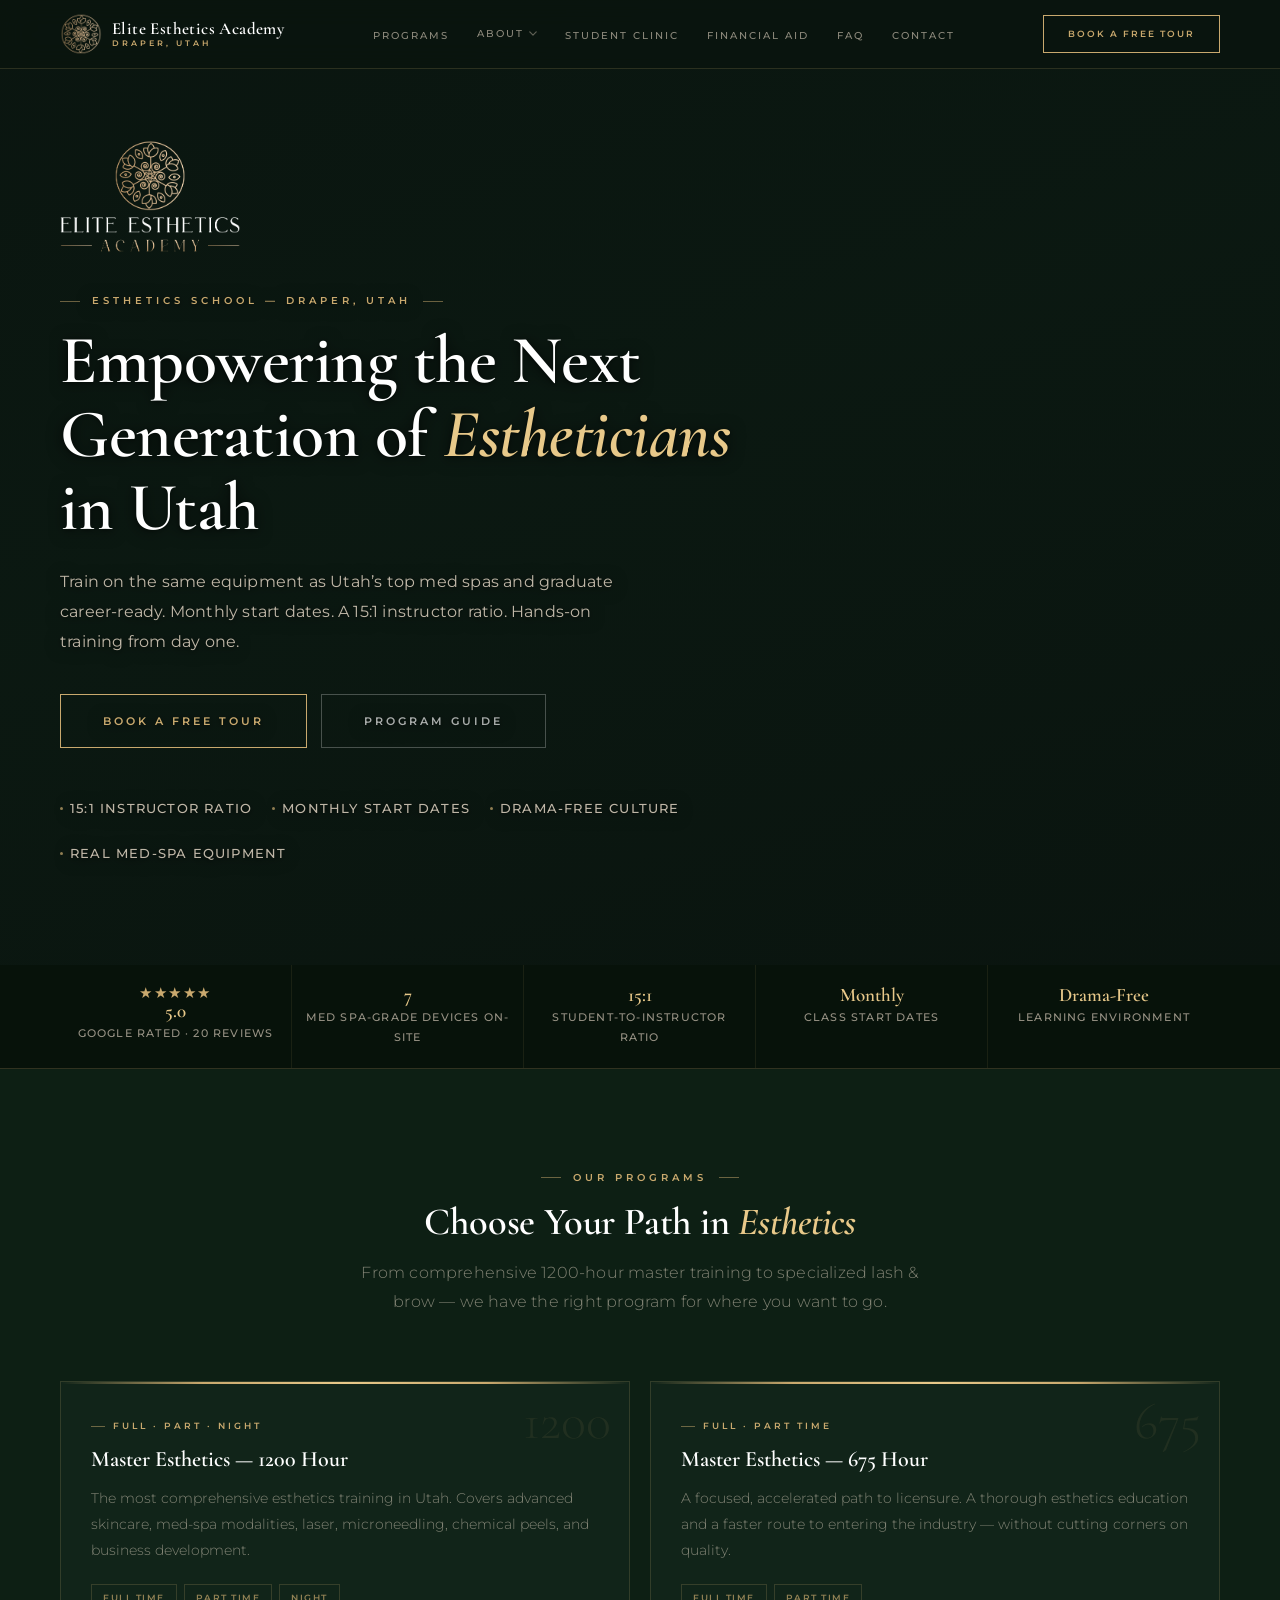
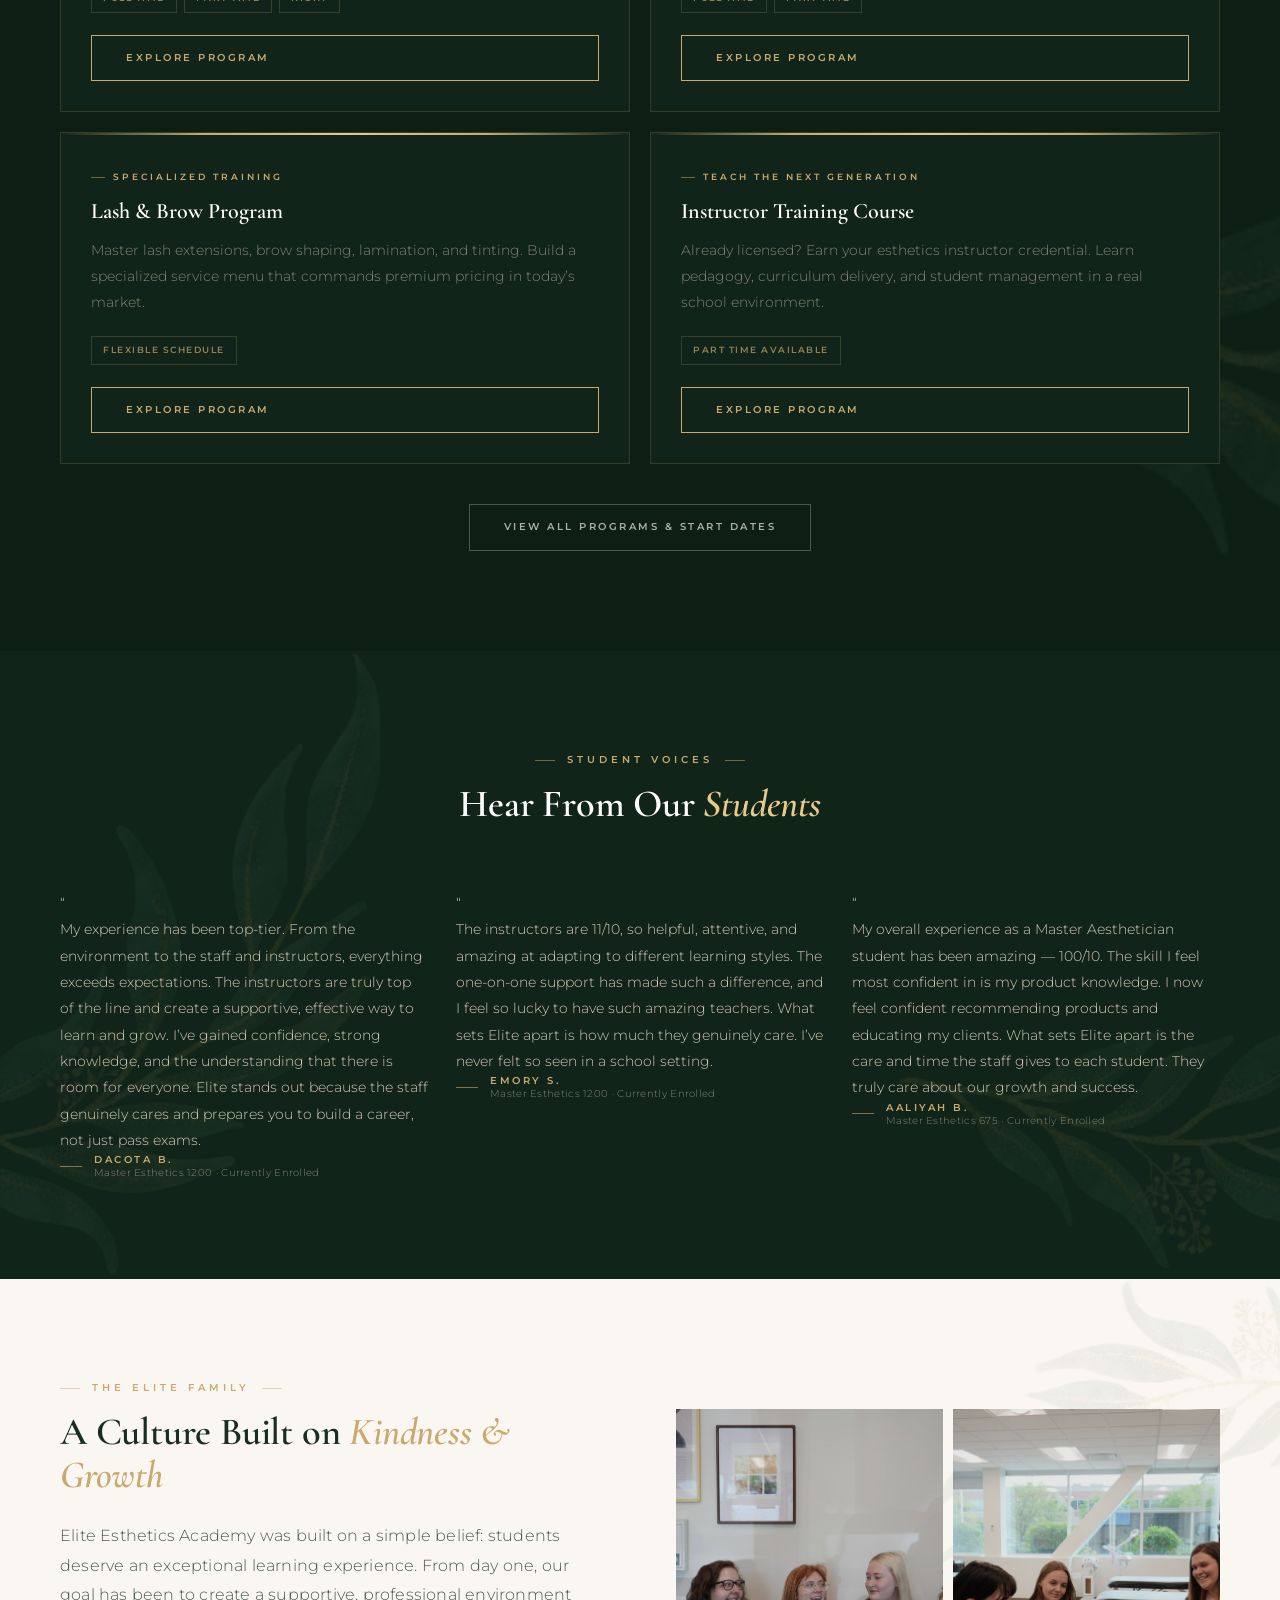
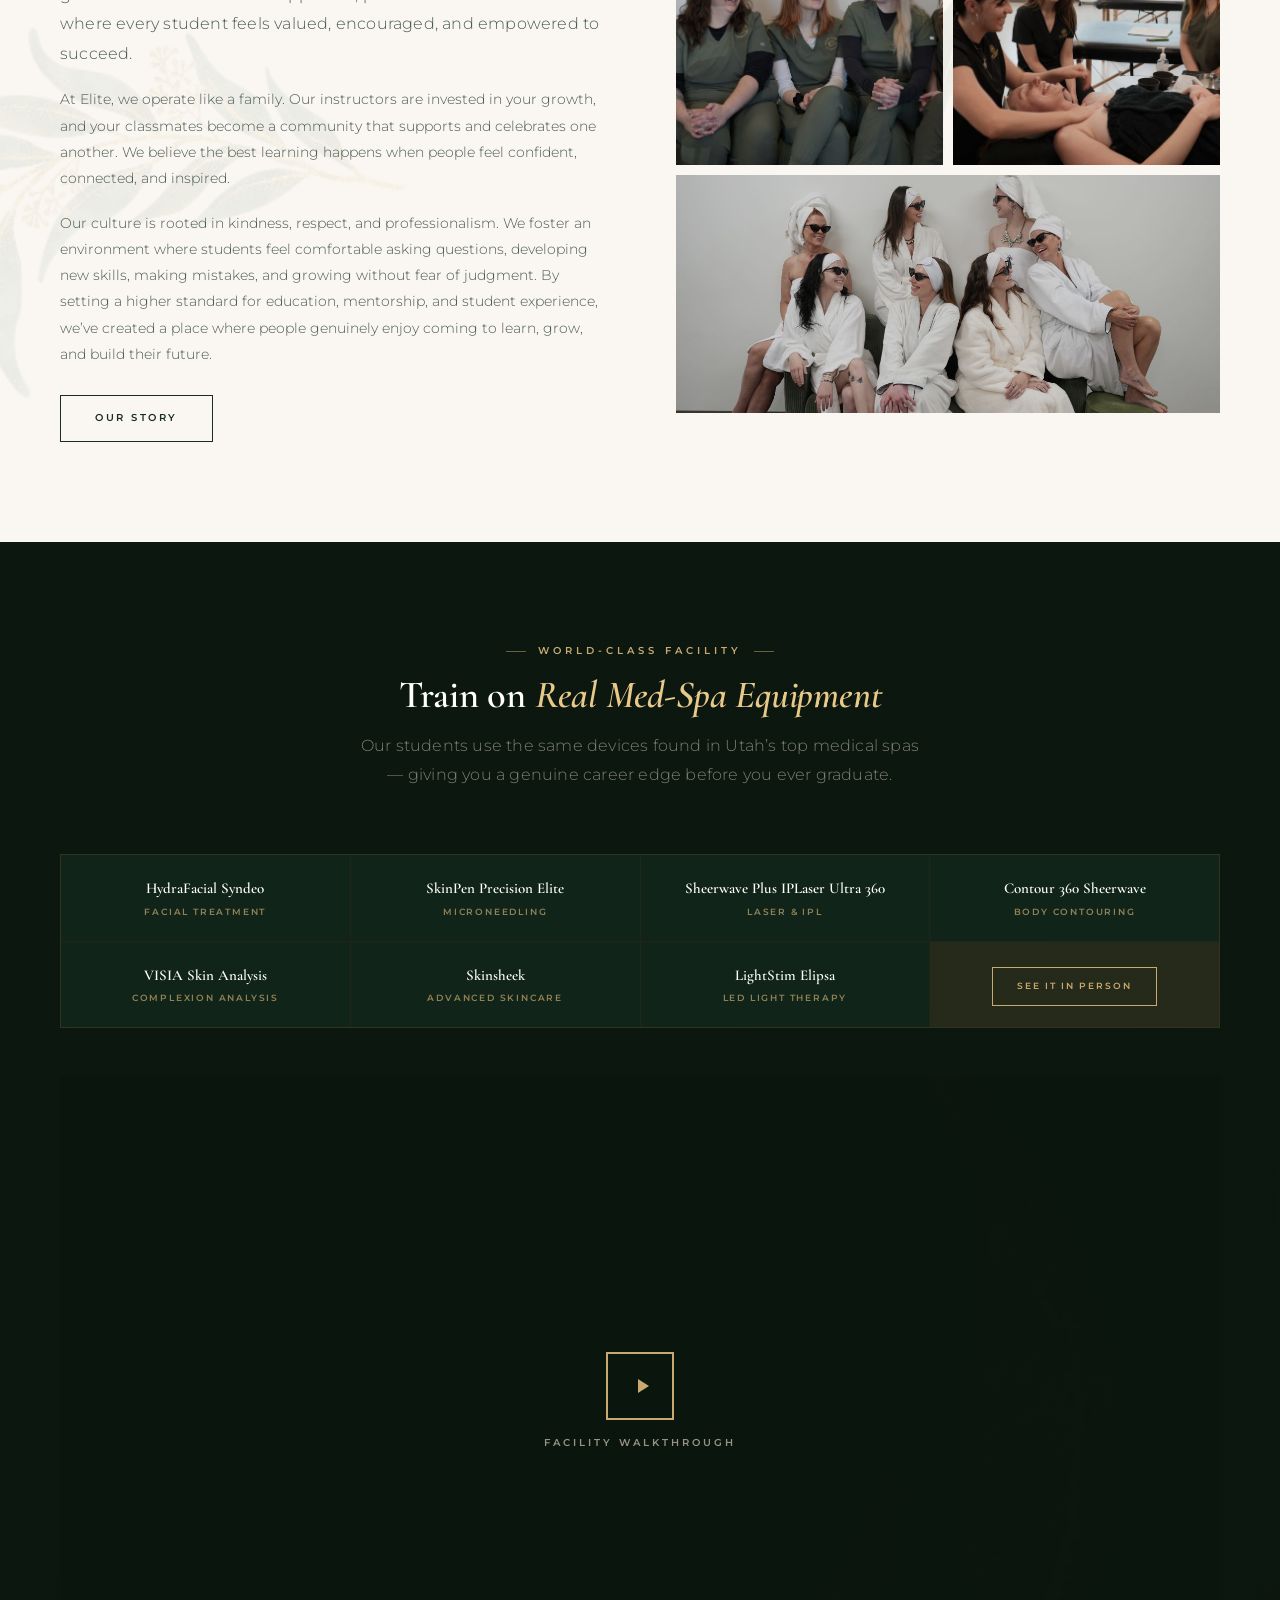
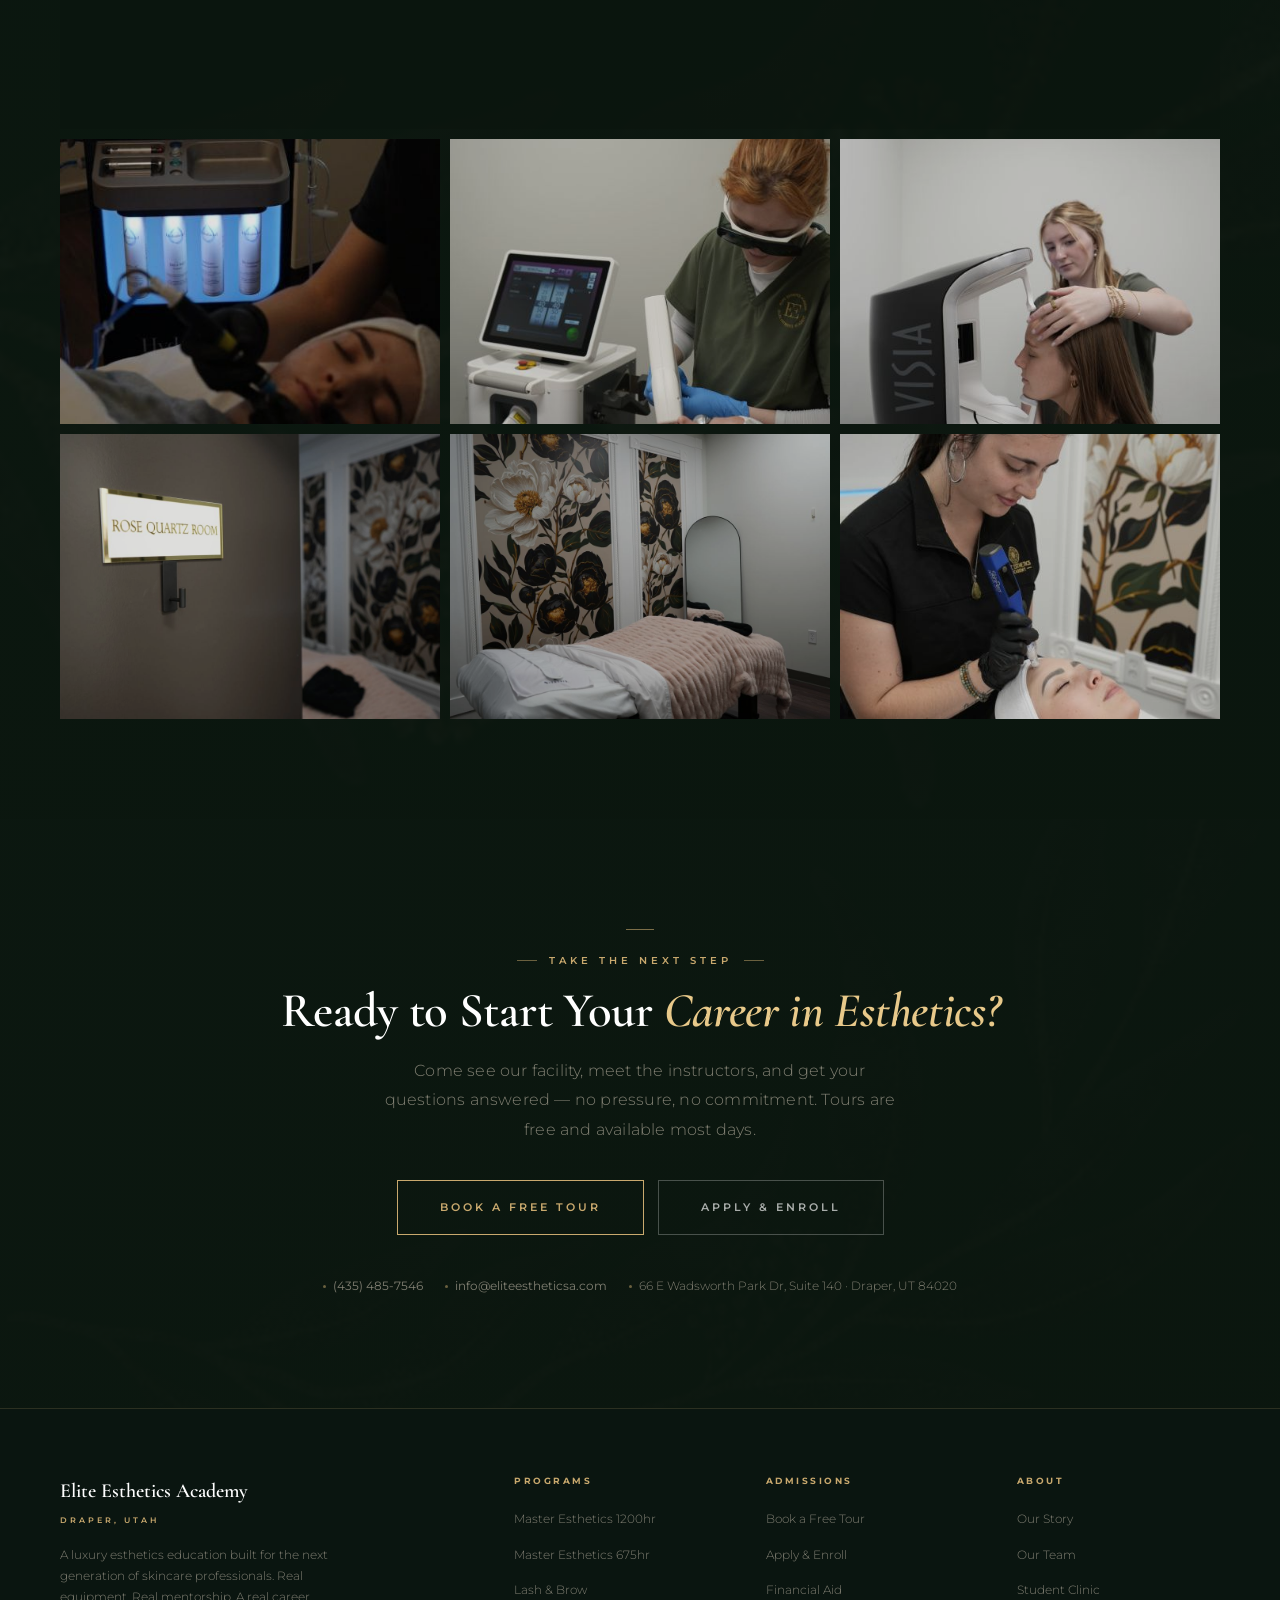
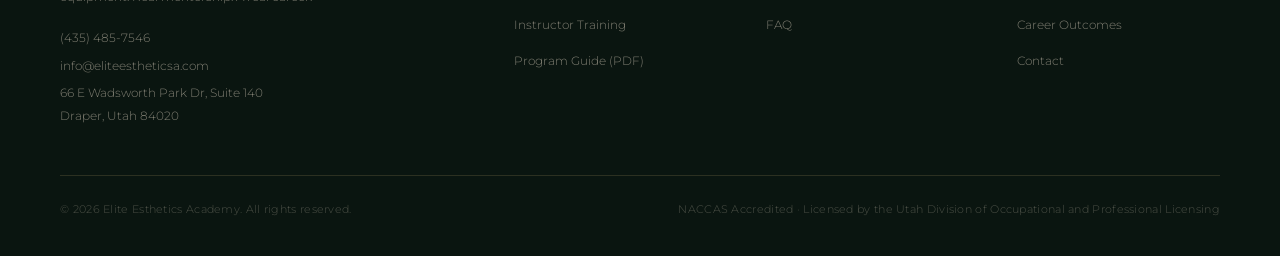
<file: index.html>
<!doctype html>
<html lang="en">
  <head>
    <meta charset="UTF-8" />
    <meta name="viewport" content="width=device-width, initial-scale=1.0" />
    <meta
      name="description"
      content="Elite Esthetics Academy in Draper, Utah — Train on real med-spa equipment with a 15:1 student-to-instructor ratio. Monthly start dates. Master Esthetics, Lash & Brow, and Instructor programs."
    />
    <meta
      name="keywords"
      content="esthetics school Draper Utah, master esthetics program Utah, beauty school Utah, medical esthetics school"
    />
    <title>Elite Esthetics Academy — Esthetics School in Draper, Utah</title>

    <!-- Google Fonts -->
    <link
      href="https://fonts.googleapis.com/css2?family=Cormorant+Garamond:ital,wght@0,300;0,400;0,600;0,700;1,300;1,400;1,600&family=Montserrat:wght@300;400;500;600;700&display=swap"
      rel="stylesheet"
    />

    <!-- Brand Stylesheet -->
    <link rel="stylesheet" href="assets/css/elite-esthetics-brand.css" />

    <!-- Page-specific Styles -->
    <link rel="stylesheet" href="assets/css/elite-esthetics-pages.css" />

    <!-- Shared components (nav, footer) -->
    <script src="assets/js/components.js"></script>
  </head>

  <body>
    <!-- ═══════════════════════════════════════════════════════════════
     NAVIGATION
     ═══════════════════════════════════════════════════════════════ -->
    <site-nav></site-nav>

    <!-- ═══════════════════════════════════════════════════════════════
     SECTION 1 — HERO
     ═══════════════════════════════════════════════════════════════ -->
    <section class="section section--hero" id="hero">
      <!-- Video background — convert .mov to .mp4 for broadest browser support -->
      <div class="hero-video-wrap" aria-hidden="true">
        <video autoplay muted loop playsinline preload="metadata">
          <source src="assets/video/elite-30-sec.mp4" type="video/mp4" />
        </video>
      </div>

      <!-- Dark green gradient overlay -->
      <div class="hero-bg-overlay" aria-hidden="true"></div>

      <!-- Content -->
      <div class="hero-content container">
        <div class="hero-inner">
          <img
            src="assets/images/logo-full.png"
            alt="Elite Esthetics Academy"
            class="hero-logo animate-fade-up animate-delay-1"
          />

          <div class="eyebrow animate-fade-up animate-delay-2">
            Esthetics School &mdash; Draper, Utah
          </div>

          <h1 class="heading-display animate-fade-up animate-delay-3">
            Empowering the Next Generation of <em>Estheticians</em> in Utah
          </h1>

          <p class="body-large animate-fade-up animate-delay-4">
            Train on the same equipment as Utah&rsquo;s top med spas and
            graduate career-ready. Monthly start dates. A 15:1 instructor ratio.
            Hands-on training from day one.
          </p>

          <div class="btn-group animate-fade-up animate-delay-5">
            <a href="book-a-tour.html" class="btn btn--gold btn--lg"
              >Book a Free Tour</a
            >
            <a
              href="assets/docs/program-guide.pdf"
              target="_blank"
              rel="noopener"
              class="btn btn--ghost btn--lg"
              >Program Guide</a
            >
          </div>

          <div class="trust-micro animate-fade-up animate-delay-6">
            <div class="trust-micro-item">
              <div class="trust-micro-dot"></div>
              <span class="trust-micro-text">15:1 Instructor Ratio</span>
            </div>
            <div class="trust-micro-item">
              <div class="trust-micro-dot"></div>
              <span class="trust-micro-text">Monthly Start Dates</span>
            </div>
            <div class="trust-micro-item">
              <div class="trust-micro-dot"></div>
              <span class="trust-micro-text">Drama-Free Culture</span>
            </div>
            <div class="trust-micro-item">
              <div class="trust-micro-dot"></div>
              <span class="trust-micro-text">Real Med-Spa Equipment</span>
            </div>
          </div>
        </div>
      </div>
    </section>

    <!-- ═══════════════════════════════════════════════════════════════
     SECTION 2 — TRUST BAR
     ═══════════════════════════════════════════════════════════════ -->
    <div class="trust-bar" role="region" aria-label="Key stats">
      <div class="trust-bar__inner">
        <div class="trust-bar__stat">
          <div class="trust-bar__stars" aria-hidden="true">★★★★★</div>
          <div class="trust-bar__value">5.0</div>
          <div class="trust-bar__label">Google Rated &middot; 20 Reviews</div>
        </div>

        <div class="trust-bar__stat">
          <div class="trust-bar__value">7</div>
          <div class="trust-bar__label">Med Spa-Grade Devices On-Site</div>
        </div>

        <div class="trust-bar__stat">
          <div class="trust-bar__value">15:1</div>
          <div class="trust-bar__label">Student-to-Instructor Ratio</div>
        </div>

        <div class="trust-bar__stat">
          <div class="trust-bar__value">Monthly</div>
          <div class="trust-bar__label">Class Start Dates</div>
        </div>

        <div class="trust-bar__stat">
          <div class="trust-bar__value">Drama-Free</div>
          <div class="trust-bar__label">Learning Environment</div>
        </div>
      </div>
    </div>

    <!-- ═══════════════════════════════════════════════════════════════
     PROGRAMS OVERVIEW
     ═══════════════════════════════════════════════════════════════ -->
    <section class="section bg-dark" id="programs">
      <div class="palm-deco palm-deco--dark-right" aria-hidden="true"></div>

      <div class="container">
        <div class="section-header">
          <div class="eyebrow eyebrow--center">Our Programs</div>
          <h2 class="heading-2">
            Choose Your Path in <em>Esthetics</em>
          </h2>
          <p class="body-large">
            From comprehensive 1200-hour master training to specialized lash
            &amp; brow — we have the right program for where you want to go.
          </p>
        </div>

        <div class="programs-grid">
          <div class="program-card hover-lift">
            <div class="program-card__bg-num">1200</div>
            <div class="type-label">Full &middot; Part &middot; Night</div>
            <div class="program-card__title">
              Master Esthetics &mdash; 1200 Hour
            </div>
            <p class="program-card__desc">
              The most comprehensive esthetics training in Utah. Covers advanced
              skincare, med-spa modalities, laser, microneedling, chemical
              peels, and business development.
            </p>
            <div class="program-card__tags">
              <span class="program-tag">Full Time</span>
              <span class="program-tag">Part Time</span>
              <span class="program-tag">Night</span>
            </div>
            <a href="programs/master-1200.html" class="btn btn--gold"
              >Explore Program</a
            >
          </div>

          <div class="program-card hover-lift">
            <div class="program-card__bg-num">675</div>
            <div class="type-label">Full &middot; Part Time</div>
            <div class="program-card__title">
              Master Esthetics &mdash; 675 Hour
            </div>
            <p class="program-card__desc">
              A focused, accelerated path to licensure. A thorough esthetics
              education and a faster route to entering the industry — without
              cutting corners on quality.
            </p>
            <div class="program-card__tags">
              <span class="program-tag">Full Time</span>
              <span class="program-tag">Part Time</span>
            </div>
            <a href="programs/master-675.html" class="btn btn--gold"
              >Explore Program</a
            >
          </div>

          <div class="program-card hover-lift">
            <div class="type-label">Specialized Training</div>
            <div class="program-card__title">Lash &amp; Brow Program</div>
            <p class="program-card__desc">
              Master lash extensions, brow shaping, lamination, and tinting.
              Build a specialized service menu that commands premium pricing in
              today&rsquo;s market.
            </p>
            <div class="program-card__tags">
              <span class="program-tag">Flexible Schedule</span>
            </div>
            <a href="programs/lash-brow.html" class="btn btn--gold"
              >Explore Program</a
            >
          </div>

          <div class="program-card hover-lift">
            <div class="type-label">Teach the Next Generation</div>
            <div class="program-card__title">Instructor Training Course</div>
            <p class="program-card__desc">
              Already licensed? Earn your esthetics instructor credential. Learn
              pedagogy, curriculum delivery, and student management in a real
              school environment.
            </p>
            <div class="program-card__tags">
              <span class="program-tag">Part Time Available</span>
            </div>
            <a href="programs/instructor.html" class="btn btn--gold"
              >Explore Program</a
            >
          </div>
        </div>

        <div class="text-center mt-lg">
          <a href="programs.html" class="btn btn--ghost"
            >View All Programs &amp; Start Dates</a
          >
        </div>
      </div>
    </section>

    <!-- ═══════════════════════════════════════════════════════════════
     SECTION 3 — STUDENT TESTIMONIALS
     ═══════════════════════════════════════════════════════════════ -->
    <section class="section bg-mid" id="testimonials">
      <div class="palm-deco palm-deco--dark-left" aria-hidden="true"></div>
      <div class="palm-deco palm-deco--dark-right" aria-hidden="true"></div>

      <div class="container z-2">
        <div class="section-header">
          <div class="eyebrow eyebrow--center">Student Voices</div>
          <h2 class="heading-2">
            Hear From Our <em>Students</em>
          </h2>
        </div>

        <div class="grid-3">
          <div class="testimonial-card hover-lift">
            <span class="testimonial-mark" aria-hidden="true">&ldquo;</span>
            <p class="testimonial-text">
              My experience has been top-tier. From the environment to the staff
              and instructors, everything exceeds expectations. The instructors
              are truly top of the line and create a supportive, effective way
              to learn and grow. I&rsquo;ve gained confidence, strong knowledge,
              and the understanding that there is room for everyone. Elite
              stands out because the staff genuinely cares and prepares you to
              build a career, not just pass exams.
            </p>
            <div class="testimonial-meta">
              <div class="testimonial-bar" aria-hidden="true"></div>
              <div>
                <div class="testimonial-name">Dacota B.</div>
                <div class="testimonial-program">
                  Master Esthetics 1200 &middot; Currently Enrolled
                </div>
              </div>
            </div>
          </div>

          <div class="testimonial-card hover-lift">
            <span class="testimonial-mark" aria-hidden="true">&ldquo;</span>
            <p class="testimonial-text">
              The instructors are 11/10, so helpful, attentive, and amazing at
              adapting to different learning styles. The one-on-one support has
              made such a difference, and I feel so lucky to have such amazing
              teachers. What sets Elite apart is how much they genuinely care.
              I&rsquo;ve never felt so seen in a school setting.
            </p>
            <div class="testimonial-meta">
              <div class="testimonial-bar" aria-hidden="true"></div>
              <div>
                <div class="testimonial-name">Emory S.</div>
                <div class="testimonial-program">
                  Master Esthetics 1200 &middot; Currently Enrolled
                </div>
              </div>
            </div>
          </div>

          <div class="testimonial-card hover-lift">
            <span class="testimonial-mark" aria-hidden="true">&ldquo;</span>
            <p class="testimonial-text">
              My overall experience as a Master Aesthetician student has been
              amazing &mdash; 100/10. The skill I feel most confident in is my
              product knowledge. I now feel confident recommending products and
              educating my clients. What sets Elite apart is the care and time
              the staff gives to each student. They truly care about our growth
              and success.
            </p>
            <div class="testimonial-meta">
              <div class="testimonial-bar" aria-hidden="true"></div>
              <div>
                <div class="testimonial-name">Aaliyah B.</div>
                <div class="testimonial-program">
                  Master Esthetics 675 &middot; Currently Enrolled
                </div>
              </div>
            </div>
          </div>
        </div>
      </div>
    </section>

    <!-- ═══════════════════════════════════════════════════════════════
     SECTION 4 — CULTURE / THE ELITE FAMILY
     ═══════════════════════════════════════════════════════════════ -->
    <section class="section bg-cream" id="culture">
      <div class="palm-deco palm-deco--dense-tr" aria-hidden="true"></div>
      <div class="palm-deco palm-deco--dense-bl" aria-hidden="true"></div>

      <div class="container z-2">
        <div class="culture-grid">
          <!-- Copy -->
          <div>
            <div class="eyebrow eyebrow--dark">The Elite Family</div>
            <h2 class="heading-2 on-light">
              A Culture Built on <em>Kindness &amp; Growth</em>
            </h2>

            <p class="body-large on-light">
              Elite Esthetics Academy was built on a simple belief: students
              deserve an exceptional learning experience. From day one, our goal
              has been to create a supportive, professional environment where
              every student feels valued, encouraged, and empowered to succeed.
            </p>
            <p class="body-base on-light">
              At Elite, we operate like a family. Our instructors are invested
              in your growth, and your classmates become a community that
              supports and celebrates one another. We believe the best learning
              happens when people feel confident, connected, and inspired.
            </p>
            <p class="body-base on-light">
              Our culture is rooted in kindness, respect, and professionalism.
              We foster an environment where students feel comfortable asking
              questions, developing new skills, making mistakes, and growing
              without fear of judgment. By setting a higher standard for
              education, mentorship, and student experience, we&rsquo;ve created
              a place where people genuinely enjoy coming to learn, grow, and
              build their future.
            </p>

            <a href="about.html" class="btn btn--dark">Our Story</a>
          </div>

          <!-- Photos -->
          <div class="culture-photos">
            <div class="culture-photo culture-photo--top">
              <img
                src="assets/images/students-laughing-together.jpg"
                alt="Elite Esthetics Academy students laughing together"
                loading="lazy"
              />
            </div>
            <div class="culture-photo culture-photo--top">
              <img
                src="assets/images/instructor-working-with-students.jpg"
                alt="Instructor working closely with a student"
                loading="lazy"
              />
            </div>
            <div class="culture-photo culture-photo--wide">
              <img
                src="assets/images/group-candid-shot.jpg"
                alt="Elite Esthetics Academy group candid photo"
                loading="lazy"
              />
            </div>
          </div>
        </div>
      </div>
    </section>

    <!-- ═══════════════════════════════════════════════════════════════
     SECTION 5 — FACILITY & EQUIPMENT
     ═══════════════════════════════════════════════════════════════ -->
    <section class="section bg-dark" id="facility">
      <div class="section-palm-bg" aria-hidden="true"></div>
      <div class="section-palm-overlay" aria-hidden="true"></div>

      <div class="container z-2">
        <div class="section-header">
          <div class="eyebrow eyebrow--center">World-Class Facility</div>
          <h2 class="heading-2">
            Train on <em>Real Med-Spa Equipment</em>
          </h2>
          <p class="body-large">
            Our students use the same devices found in Utah&rsquo;s top medical
            spas &mdash; giving you a genuine career edge before you ever
            graduate.
          </p>
        </div>

        <!-- Equipment grid -->
        <div class="equipment-grid">
          <div class="equipment-item">
            <div class="equipment-item__name">HydraFacial Syndeo</div>
            <div class="equipment-item__category">Facial Treatment</div>
          </div>
          <div class="equipment-item">
            <div class="equipment-item__name">SkinPen Precision Elite</div>
            <div class="equipment-item__category">Microneedling</div>
          </div>
          <div class="equipment-item">
            <div class="equipment-item__name">
              Sheerwave Plus IPLaser Ultra 360
            </div>
            <div class="equipment-item__category">Laser &amp; IPL</div>
          </div>
          <div class="equipment-item">
            <div class="equipment-item__name">Contour 360 Sheerwave</div>
            <div class="equipment-item__category">Body Contouring</div>
          </div>
          <div class="equipment-item">
            <div class="equipment-item__name">VISIA Skin Analysis</div>
            <div class="equipment-item__category">Complexion Analysis</div>
          </div>
          <div class="equipment-item">
            <div class="equipment-item__name">Skinsheek</div>
            <div class="equipment-item__category">Advanced Skincare</div>
          </div>
          <div class="equipment-item">
            <div class="equipment-item__name">LightStim Elipsa</div>
            <div class="equipment-item__category">LED Light Therapy</div>
          </div>
          <div class="equipment-item equipment-cta-cell">
            <a href="book-a-tour.html" class="btn btn--gold btn--sm"
              >See It In Person</a
            >
          </div>
        </div>

        <!-- Facility walkthrough video -->
        <div class="video-wrap" id="facilityVideoWrap">
          <video id="facilityVideo" preload="metadata" loop>
            <source
              src="assets/video/facility-walkthrough.mp4"
              type="video/mp4"
            />
            Your browser does not support embedded video.
          </video>
          <div
            class="video-overlay"
            id="videoOverlay"
            onclick="playFacilityVideo()"
            role="button"
            tabindex="0"
            aria-label="Play facility walkthrough video"
          >
            <div class="video-play-btn" aria-hidden="true">
              <svg
                viewBox="0 0 24 24"
                xmlns="http://www.w3.org/2000/svg"
                aria-hidden="true"
              >
                <path d="M8 5v14l11-7z" />
              </svg>
            </div>
            <span class="video-label">Facility Walkthrough</span>
          </div>
        </div>

        <!-- Photo gallery -->
        <div class="facility-gallery">
          <div class="facility-gallery__item">
            <img
              src="assets/images/student-hydrafacial.jpg"
              alt="Student using HydraFacial Syndeo at Elite Esthetics Academy"
              loading="lazy"
            />
          </div>
          <div class="facility-gallery__item">
            <img
              src="assets/images/student-laser-photo.jpg"
              alt="Student using laser device during training"
              loading="lazy"
            />
          </div>
          <div class="facility-gallery__item">
            <img
              src="assets/images/visia-analysis-in-use.jpg"
              alt="VISIA skin analysis system in use"
              loading="lazy"
            />
          </div>
          <div class="facility-gallery__item">
            <img
              src="assets/images/clinic-floor-1.jpg"
              alt="Elite Esthetics Academy clinic floor"
              loading="lazy"
            />
          </div>
          <div class="facility-gallery__item">
            <img
              src="assets/images/clinic-floor-2.jpg"
              alt="Elite Esthetics Academy student clinic"
              loading="lazy"
            />
          </div>
          <div class="facility-gallery__item">
            <img
              src="assets/images/microneedling.jpg"
              alt="Ultrasonic treatment device at Elite Esthetics Academy"
              loading="lazy"
            />
          </div>
        </div>
      </div>
    </section>

    <!-- ═══════════════════════════════════════════════════════════════
     FINAL CTA
     ═══════════════════════════════════════════════════════════════ -->
    <section class="cta-section bg-deep">
      <div class="section-palm-bg section-palm-bg--dim" aria-hidden="true"></div>
      <div class="section-palm-overlay" aria-hidden="true"></div>

      <div class="container z-2">
        <span class="gold-bar gold-bar--centered" aria-hidden="true"></span>
        <div class="eyebrow eyebrow--center">Take the Next Step</div>
        <h2 class="heading-1">
          Ready to Start Your <em>Career in Esthetics?</em>
        </h2>
        <p class="body-large">
          Come see our facility, meet the instructors, and get your questions
          answered &mdash; no pressure, no commitment. Tours are free and
          available most days.
        </p>

        <div class="btn-group btn-group--center">
          <a href="book-a-tour.html" class="btn btn--gold btn--lg"
            >Book a Free Tour</a
          >
          <a href="enroll.html" class="btn btn--ghost btn--lg"
            >Apply &amp; Enroll</a
          >
        </div>

        <div class="contact-row contact-row--center">
          <a href="tel:4354857546" class="contact-row__link">
            <div class="contact-row__dot" aria-hidden="true"></div>
            (435) 485-7546
          </a>
          <a href="mailto:info@eliteestheticsa.com" class="contact-row__link">
            <div class="contact-row__dot" aria-hidden="true"></div>
            info@eliteestheticsa.com
          </a>
          <span class="contact-address">
            <div class="contact-row__dot" aria-hidden="true"></div>
            66 E Wadsworth Park Dr, Suite 140 &middot; Draper, UT 84020
          </span>
        </div>
      </div>
    </section>

    <site-footer></site-footer>

    <!-- ═══════════════════════════════════════════════════════════════
     SCRIPTS
     ═══════════════════════════════════════════════════════════════ -->
    <script>
      function playFacilityVideo() {
        const video = document.getElementById("facilityVideo");
        const overlay = document.getElementById("videoOverlay");
        video.play();
        overlay.style.display = "none";
      }

      // Allow keyboard activation of the video play button
      document
        .getElementById("videoOverlay")
        .addEventListener("keydown", function (e) {
          if (e.key === "Enter" || e.key === " ") {
            e.preventDefault();
            playFacilityVideo();
          }
        });
    </script>
  </body>
</html>
</file>
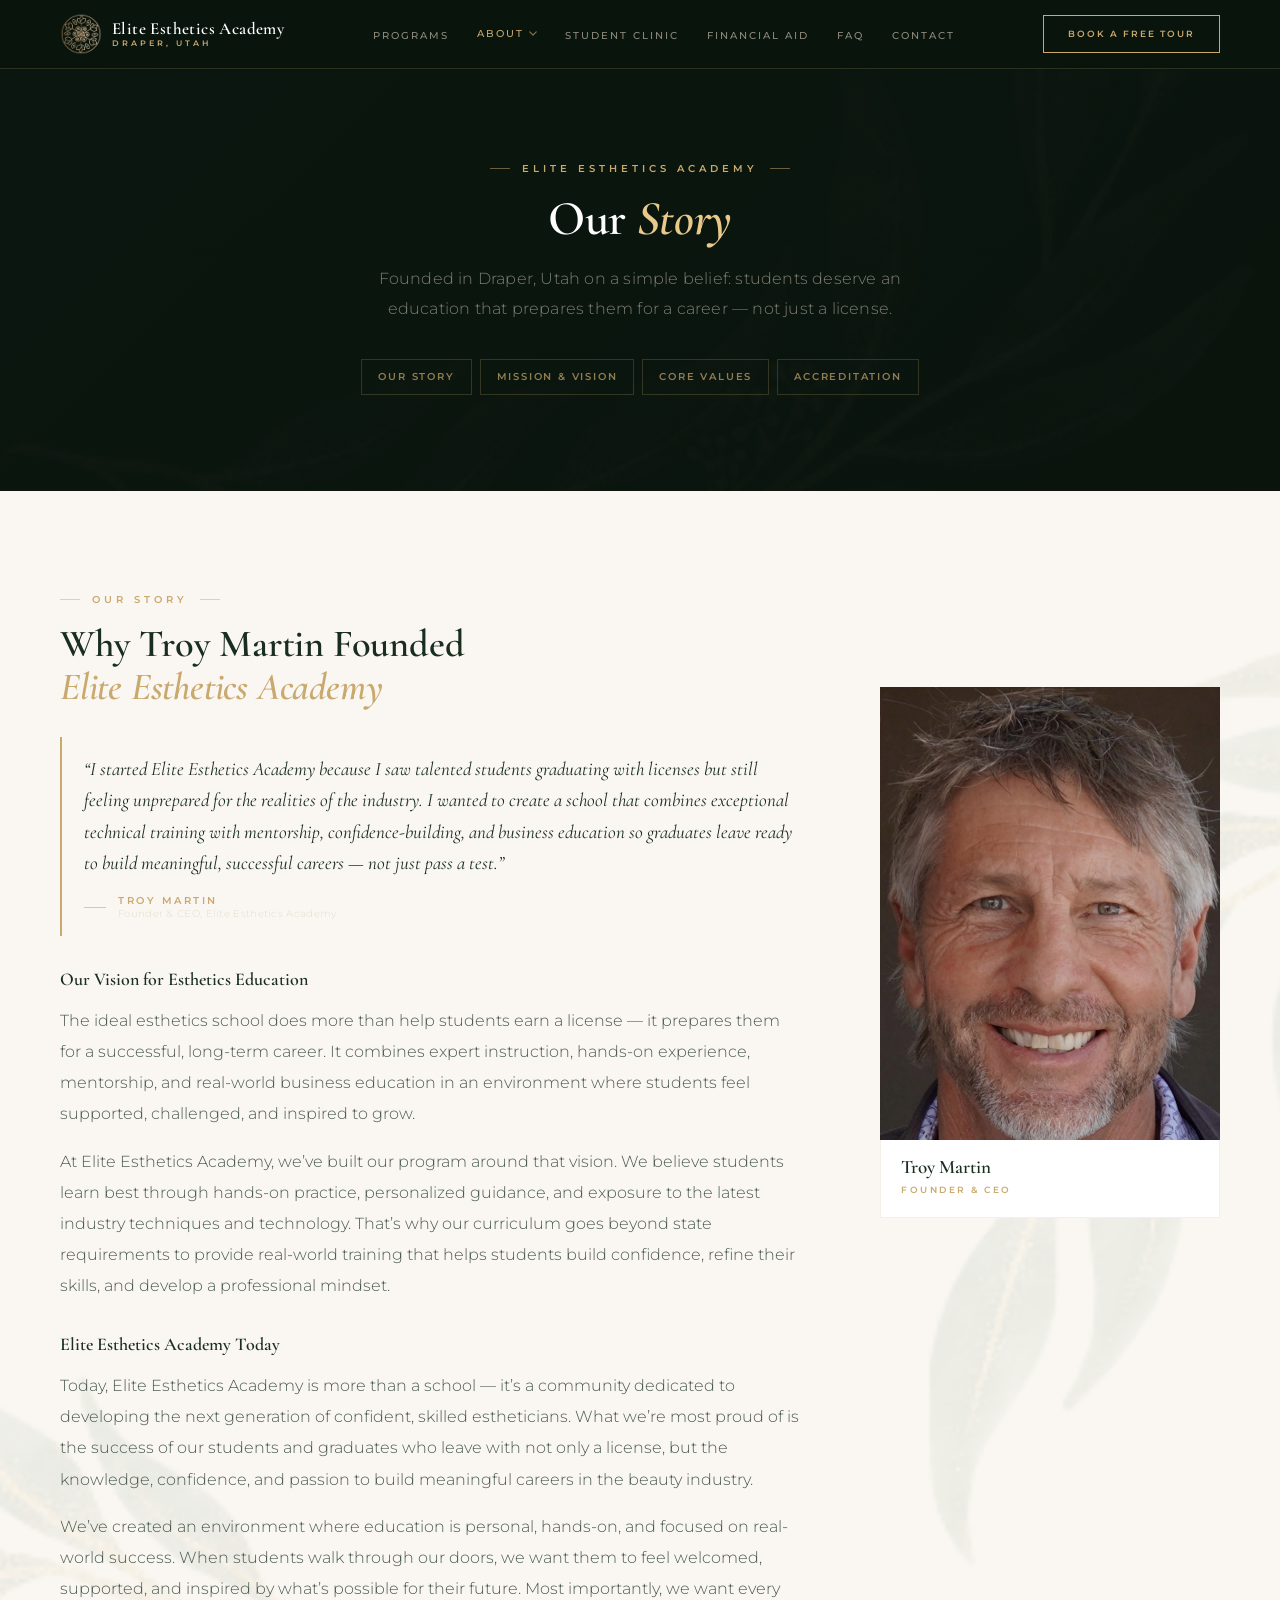
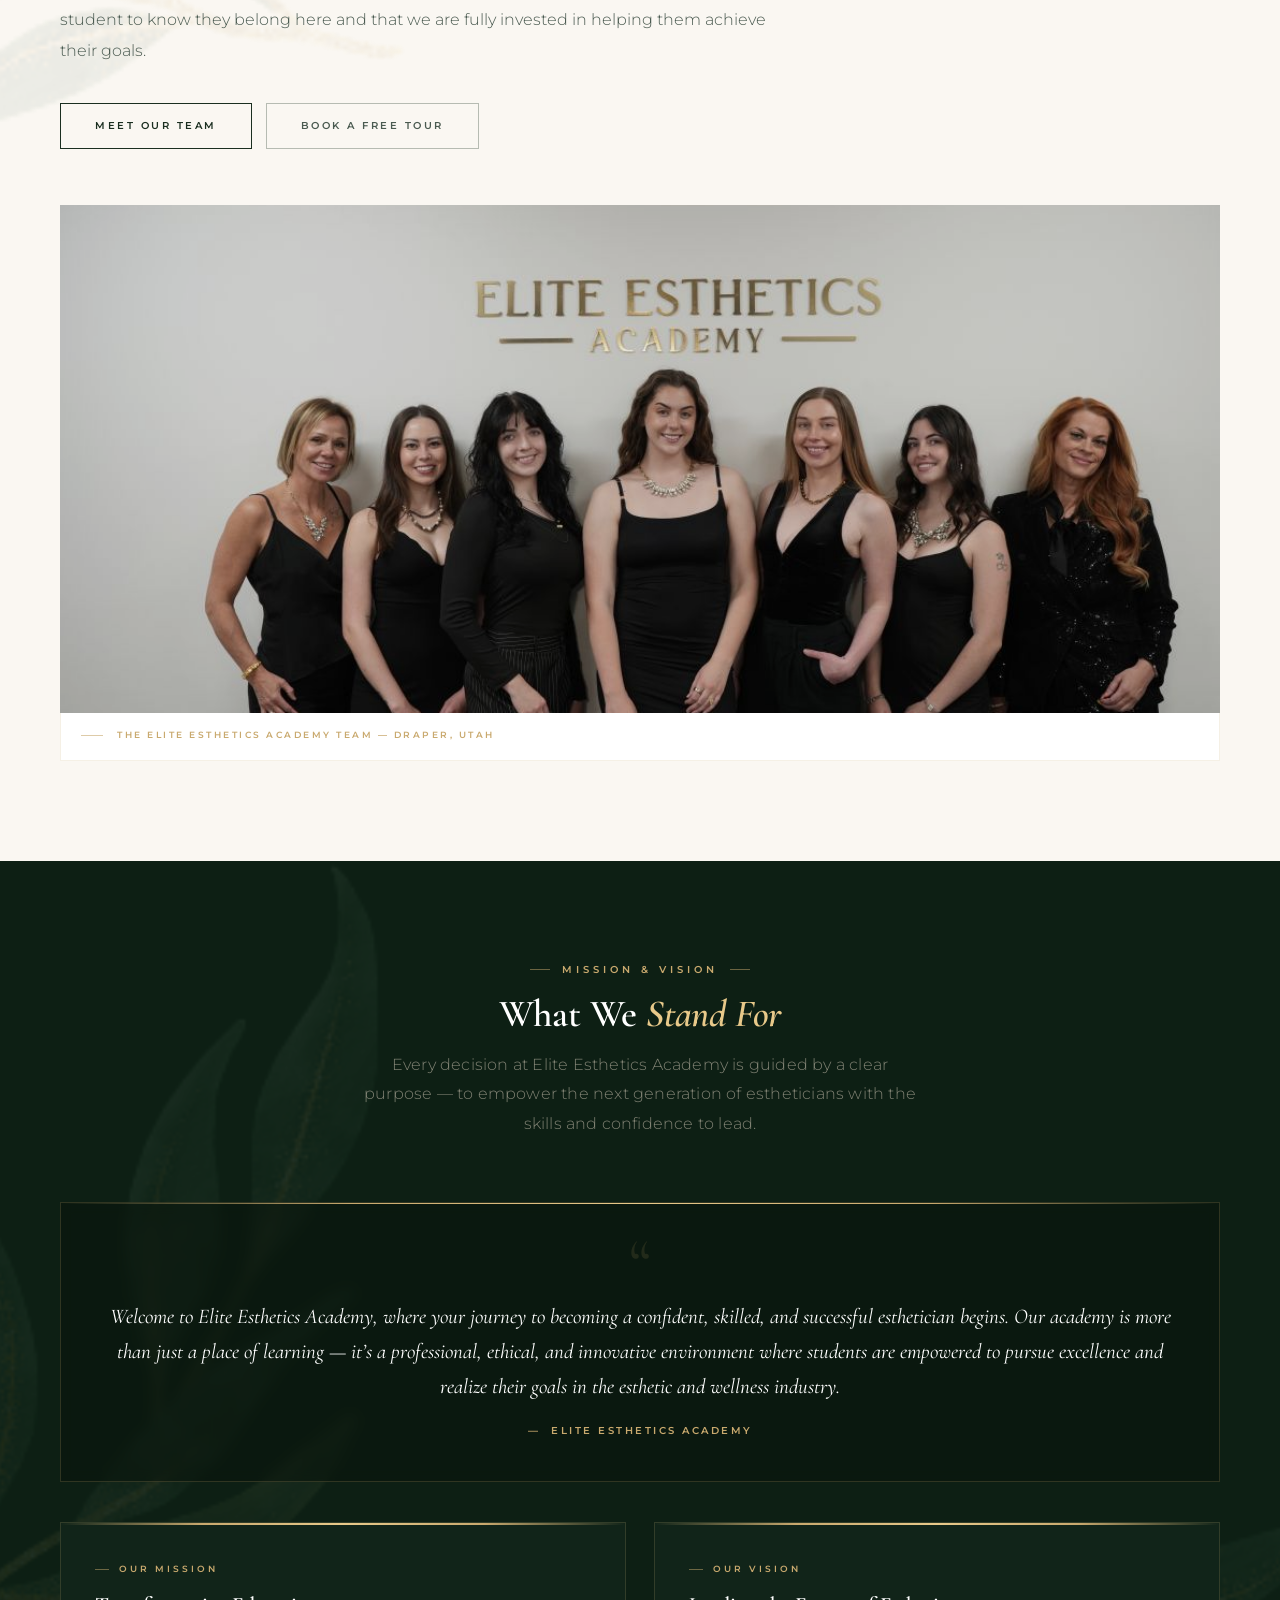
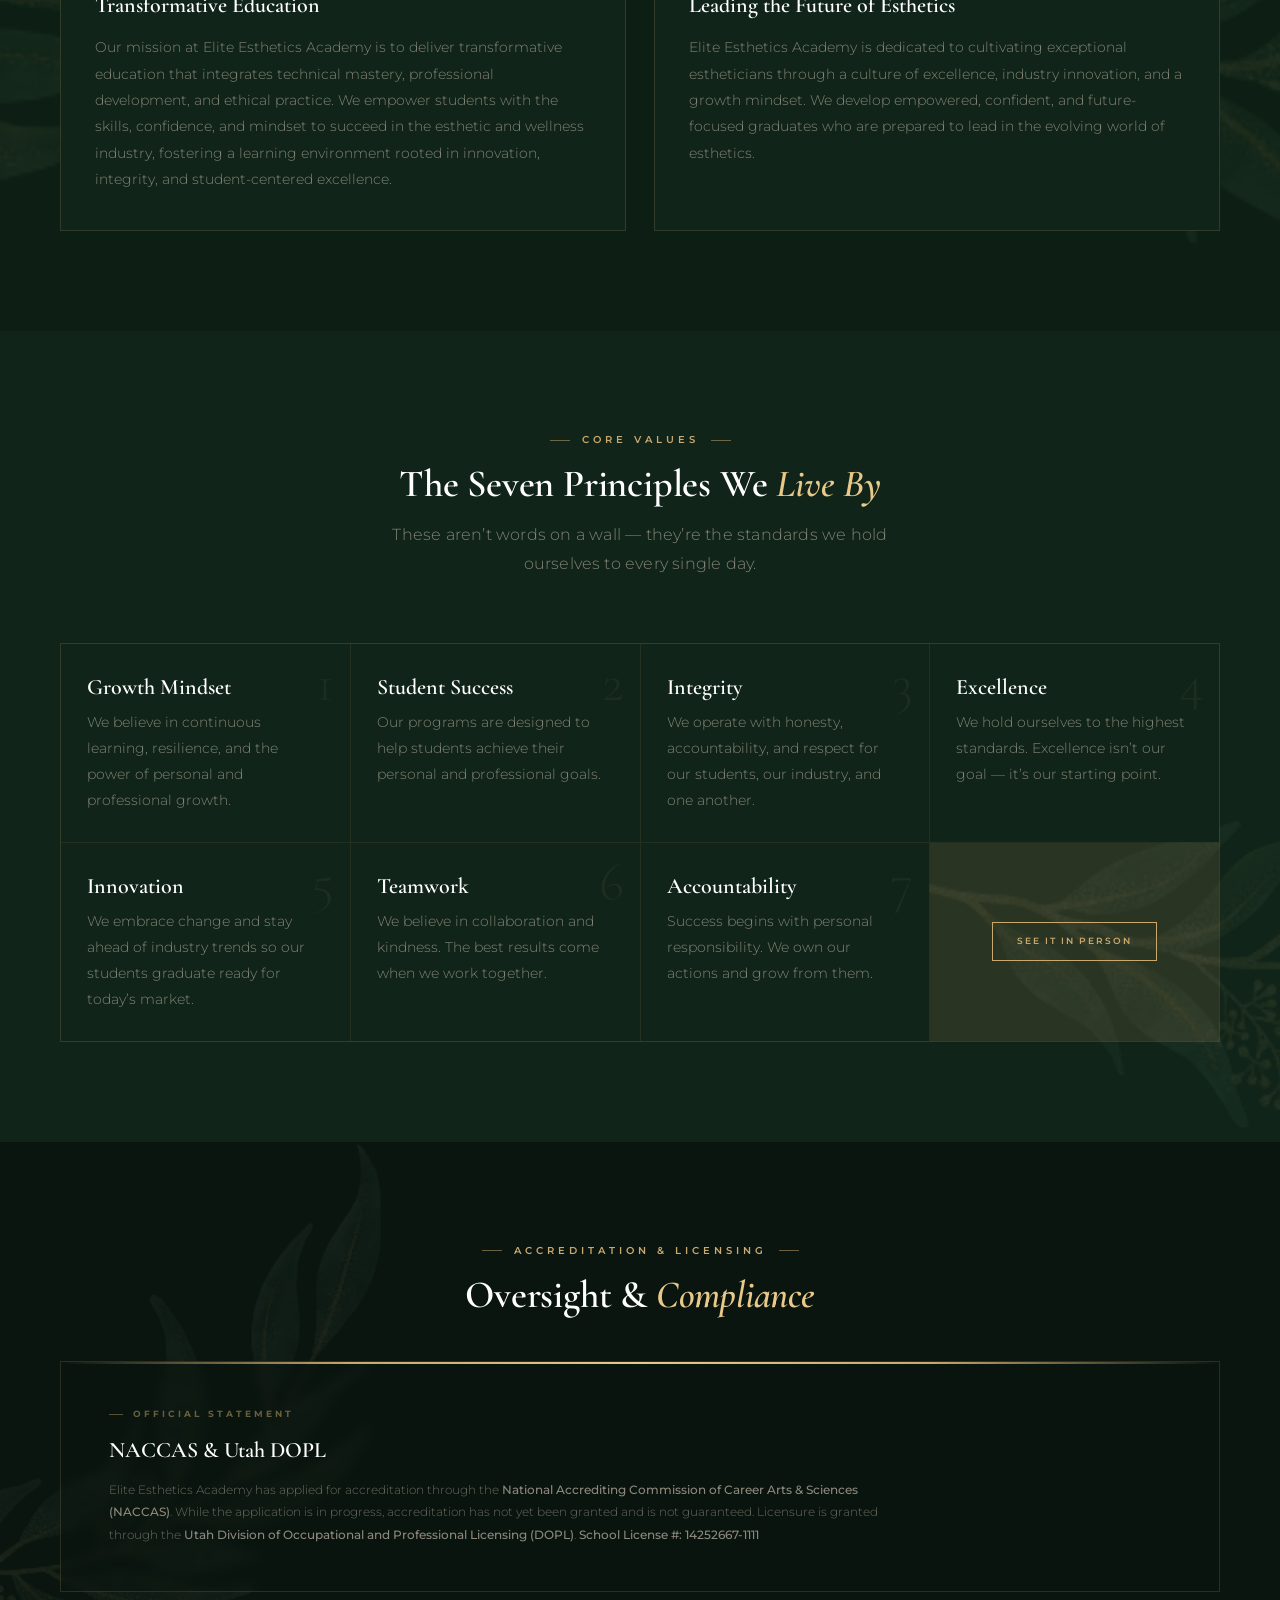
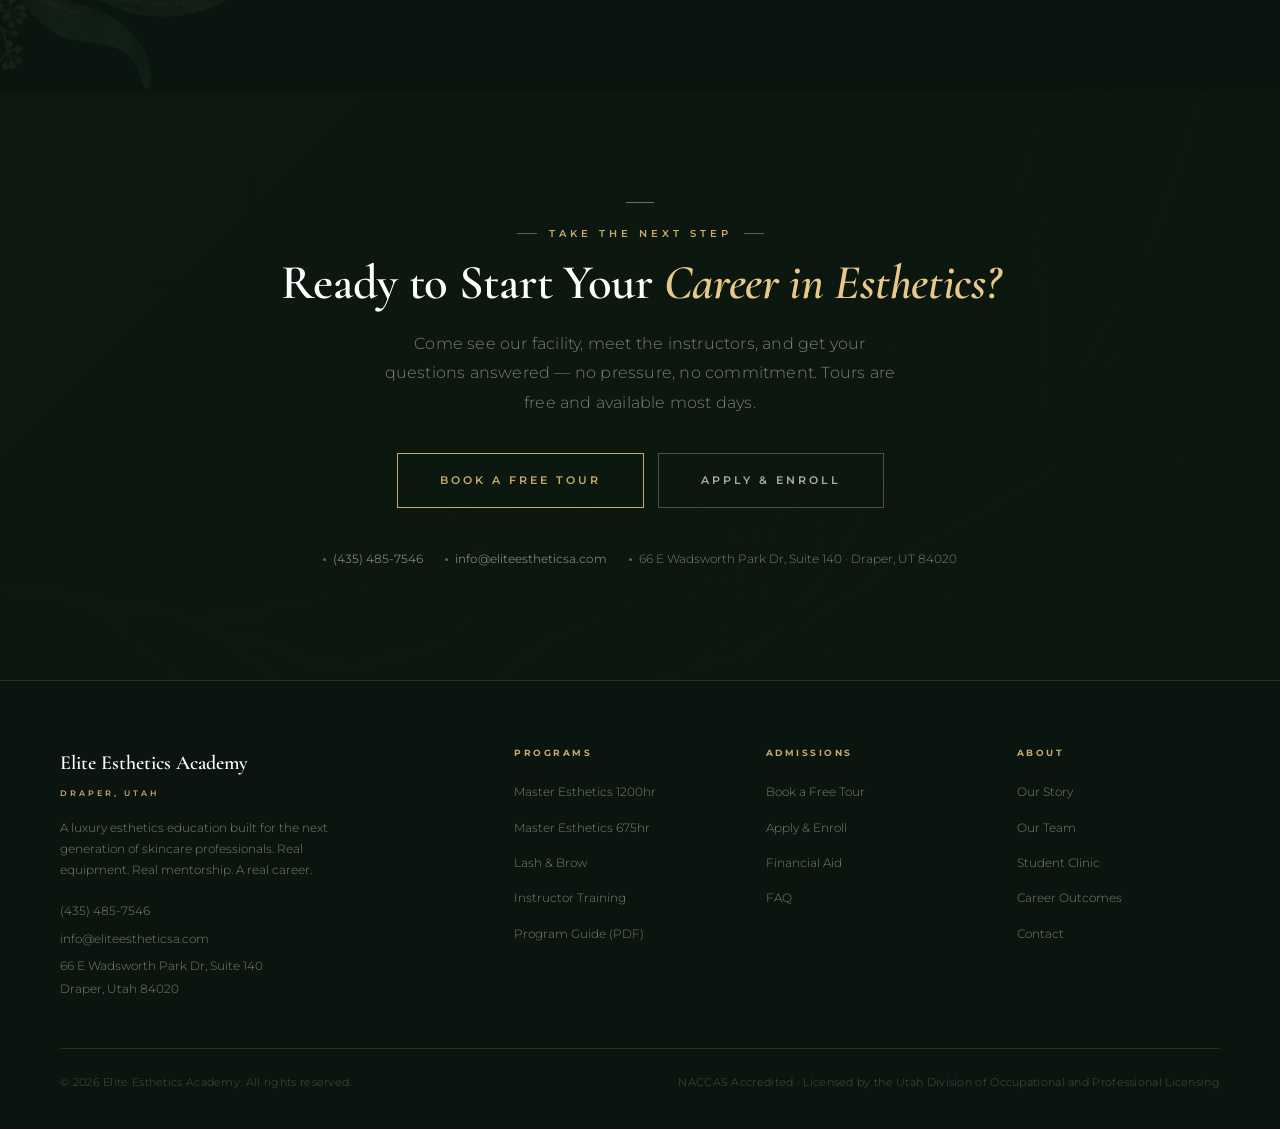
<file: about.html>
<!doctype html>
<html lang="en">
  <head>
    <meta charset="UTF-8" />
    <meta name="viewport" content="width=device-width, initial-scale=1.0" />
    <meta
      name="description"
      content="Learn the story behind Elite Esthetics Academy — why Troy Martin founded EEA in Draper, Utah, and the mission, vision, and values that shape everything we do."
    />
    <meta
      name="keywords"
      content="about Elite Esthetics Academy, esthetics school Draper Utah, esthetics education Utah, EEA mission vision values, founder story"
    />
    <title>About Us &mdash; Elite Esthetics Academy | Draper, Utah</title>

    <!-- Google Fonts -->
    <link
      href="https://fonts.googleapis.com/css2?family=Cormorant+Garamond:ital,wght@0,300;0,400;0,600;0,700;1,300;1,400;1,600&family=Montserrat:wght@300;400;500;600;700&display=swap"
      rel="stylesheet"
    />

    <!-- Brand Stylesheet -->
    <link rel="stylesheet" href="assets/css/elite-esthetics-brand.css" />

    <!-- Page-specific Styles -->
    <link rel="stylesheet" href="assets/css/elite-esthetics-pages.css" />

    <!-- Web Components (nav + footer) -->
    <script src="assets/js/components.js" defer></script>
  </head>

  <body>
    <site-nav></site-nav>

    <!-- ═══════════════════════════════════════════════════════════════
     PAGE HERO
     ═══════════════════════════════════════════════════════════════ -->
    <div class="page-hero" role="banner">
      <div class="section-palm-bg" aria-hidden="true"></div>
      <div class="section-palm-overlay" aria-hidden="true"></div>

      <div class="page-hero__content container">
        <div class="eyebrow eyebrow--center animate-fade-up animate-delay-1">
          Elite Esthetics Academy
        </div>

        <h1 class="heading-1 animate-fade-up animate-delay-2">
          Our <em>Story</em>
        </h1>

        <p class="body-large animate-fade-up animate-delay-3">
          Founded in Draper, Utah on a simple belief: students deserve an
          education that prepares them for a career &mdash; not just a license.
        </p>

        <!-- Jump links -->
        <nav
          class="nav-pills nav-pills--center animate-fade-up animate-delay-4"
          aria-label="Page sections"
        >
          <a href="#story" class="nav-pill">Our Story</a>
          <a href="#mission" class="nav-pill">Mission &amp; Vision</a>
          <a href="#values" class="nav-pill">Core Values</a>
          <a href="#accreditation" class="nav-pill">Accreditation</a>
        </nav>
      </div>
    </div>

    <!-- ═══════════════════════════════════════════════════════════════
     SECTION 1 — OUR STORY
     ═══════════════════════════════════════════════════════════════ -->
    <section class="section bg-cream" id="story">
      <div class="palm-deco palm-deco--dense-tr" aria-hidden="true"></div>
      <div class="palm-deco palm-deco--dense-bl" aria-hidden="true"></div>

      <div class="container z-2">
        <div class="story-layout">

        <!-- Story Text -->
        <div>
          <div class="eyebrow eyebrow--dark">Our Story</div>
          <h2 class="heading-2 on-light">
            Why Troy Martin Founded<br /><em>Elite Esthetics Academy</em>
          </h2>

          <!-- Founder Pull Quote -->
          <div class="pull-quote pull-quote--light">
            <p>
              &ldquo;I started Elite Esthetics Academy because I saw talented
              students graduating with licenses but still feeling unprepared
              for the realities of the industry. I wanted to create a school
              that combines exceptional technical training with mentorship,
              confidence-building, and business education so graduates leave
              ready to build meaningful, successful careers &mdash; not just
              pass a test.&rdquo;
            </p>
            <div class="testimonial-meta">
              <div class="testimonial-bar" aria-hidden="true"></div>
              <div>
                <div class="testimonial-name">Troy Martin</div>
                <div class="testimonial-program">
                  Founder &amp; CEO, Elite Esthetics Academy
                </div>
              </div>
            </div>
          </div>

          <!-- Vision Paragraphs -->
          <h3 class="heading-4 on-light">
            Our Vision for Esthetics Education
          </h3>
          <p class="body-base on-light">
            The ideal esthetics school does more than help students earn a
            license &mdash; it prepares them for a successful, long-term
            career. It combines expert instruction, hands-on experience,
            mentorship, and real-world business education in an environment
            where students feel supported, challenged, and inspired to grow.
          </p>
          <p class="body-base on-light">
            At Elite Esthetics Academy, we&rsquo;ve built our program around
            that vision. We believe students learn best through hands-on
            practice, personalized guidance, and exposure to the latest
            industry techniques and technology. That&rsquo;s why our
            curriculum goes beyond state requirements to provide real-world
            training that helps students build confidence, refine their
            skills, and develop a professional mindset.
          </p>

          <!-- Today Paragraphs -->
          <h3 class="heading-4 on-light">
            Elite Esthetics Academy Today
          </h3>
          <p class="body-base on-light">
            Today, Elite Esthetics Academy is more than a school &mdash;
            it&rsquo;s a community dedicated to developing the next
            generation of confident, skilled estheticians. What we&rsquo;re
            most proud of is the success of our students and graduates who
            leave with not only a license, but the knowledge, confidence, and
            passion to build meaningful careers in the beauty industry.
          </p>
          <p class="body-base on-light">
            We&rsquo;ve created an environment where education is personal,
            hands-on, and focused on real-world success. When students walk
            through our doors, we want them to feel welcomed, supported, and
            inspired by what&rsquo;s possible for their future. Most
            importantly, we want every student to know they belong here and
            that we are fully invested in helping them achieve their goals.
          </p>

          <div class="btn-group">
            <a href="team.html" class="btn btn--dark">Meet Our Team</a>
            <a href="book-a-tour.html" class="btn btn--ghost-light"
              >Book a Free Tour</a
            >
          </div>
        </div>

        <!-- Troy's Headshot — right column -->
        <div class="founder-photo-card">
          <img
            src="assets/images/troy-headshot.jpg"
            alt="Troy Martin, Founder and CEO of Elite Esthetics Academy"
            class="founder-photo-card__img"
            loading="lazy"
          />
          <div class="founder-photo-card__footer">
            <div class="founder-photo-card__name">Troy Martin</div>
            <div class="founder-photo-card__title">Founder &amp; CEO</div>
          </div>
        </div>

        </div><!-- end .story-layout -->

        <!-- Leadership Team Photo — full-width below the 2-col split -->
        <div class="leadership-photo">
          <img
            src="assets/images/leadership-team.jpg"
            alt="The Elite Esthetics Academy leadership and instructor team"
            class="leadership-photo__img"
            loading="lazy"
          />
          <div class="leadership-photo__caption">
            <div class="leadership-photo__caption-bar" aria-hidden="true"></div>
            <span class="leadership-photo__caption-text">
              The Elite Esthetics Academy Team &mdash; Draper, Utah
            </span>
          </div>
        </div>

      </div>
    </section>

    <!-- ═══════════════════════════════════════════════════════════════
     SECTION 2 — MISSION, VISION & WELCOME
     ═══════════════════════════════════════════════════════════════ -->
    <section class="section bg-dark" id="mission">
      <div class="palm-deco palm-deco--dark-left" aria-hidden="true"></div>
      <div class="palm-deco palm-deco--dark-right" aria-hidden="true"></div>

      <div class="container z-2">
        <!-- Section Header -->
        <div class="section-header">
          <div class="eyebrow eyebrow--center">Mission &amp; Vision</div>
          <h2 class="heading-2">
            What We <em>Stand For</em>
          </h2>
          <p class="body-large">
            Every decision at Elite Esthetics Academy is guided by a clear
            purpose &mdash; to empower the next generation of estheticians
            with the skills and confidence to lead.
          </p>
        </div>

        <!-- Welcome Message Quote Block -->
        <div class="quote-block">
          <span class="quote-block__mark" aria-hidden="true">&ldquo;</span>
          <p class="quote-block__text">
            Welcome to Elite Esthetics Academy, where your journey to becoming
            a confident, skilled, and successful esthetician begins. Our
            academy is more than just a place of learning &mdash; it&rsquo;s a
            professional, ethical, and innovative environment where students
            are empowered to pursue excellence and realize their goals in the
            esthetic and wellness industry.
          </p>
          <span class="quote-block__cite">
            &mdash;&nbsp; Elite Esthetics Academy
          </span>
        </div>

        <!-- Mission + Vision Cards -->
        <div class="grid-2 grid-2--stretch">
          <!-- Mission -->
          <div class="mvv-card">
            <div class="mvv-card__type">Our Mission</div>
            <div class="mvv-card__heading">Transformative Education</div>
            <p class="mvv-card__text">
              Our mission at Elite Esthetics Academy is to deliver
              transformative education that integrates technical mastery,
              professional development, and ethical practice. We empower
              students with the skills, confidence, and mindset to succeed in
              the esthetic and wellness industry, fostering a learning
              environment rooted in innovation, integrity, and
              student-centered excellence.
            </p>
          </div>

          <!-- Vision -->
          <div class="mvv-card">
            <div class="mvv-card__type">Our Vision</div>
            <div class="mvv-card__heading">Leading the Future of Esthetics</div>
            <p class="mvv-card__text">
              Elite Esthetics Academy is dedicated to cultivating exceptional
              estheticians through a culture of excellence, industry
              innovation, and a growth mindset. We develop empowered,
              confident, and future-focused graduates who are prepared to lead
              in the evolving world of esthetics.
            </p>
          </div>
        </div>
      </div>
    </section>

    <!-- ═══════════════════════════════════════════════════════════════
     SECTION 3 — CORE VALUES
     ═══════════════════════════════════════════════════════════════ -->
    <section class="section bg-mid" id="values">
      <div class="palm-deco palm-deco--dark-right" aria-hidden="true"></div>

      <div class="container z-2">
        <div class="section-header">
          <div class="eyebrow eyebrow--center">Core Values</div>
          <h2 class="heading-2">
            The Seven Principles We <em>Live By</em>
          </h2>
          <p class="body-large">
            These aren&rsquo;t words on a wall &mdash; they&rsquo;re the
            standards we hold ourselves to every single day.
          </p>
        </div>

        <div class="values-grid">
          <!-- Value 1 -->
          <div class="value-card">
            <div class="value-card__num" aria-hidden="true">1</div>
            <div class="value-card__name">Growth Mindset</div>
            <p class="value-card__desc">
              We believe in continuous learning, resilience, and the power of
              personal and professional growth.
            </p>
          </div>

          <!-- Value 2 -->
          <div class="value-card">
            <div class="value-card__num" aria-hidden="true">2</div>
            <div class="value-card__name">Student Success</div>
            <p class="value-card__desc">
              Our programs are designed to help students achieve their personal
              and professional goals.
            </p>
          </div>

          <!-- Value 3 -->
          <div class="value-card">
            <div class="value-card__num" aria-hidden="true">3</div>
            <div class="value-card__name">Integrity</div>
            <p class="value-card__desc">
              We operate with honesty, accountability, and respect for our
              students, our industry, and one another.
            </p>
          </div>

          <!-- Value 4 -->
          <div class="value-card">
            <div class="value-card__num" aria-hidden="true">4</div>
            <div class="value-card__name">Excellence</div>
            <p class="value-card__desc">
              We hold ourselves to the highest standards. Excellence
              isn&rsquo;t our goal &mdash; it&rsquo;s our starting point.
            </p>
          </div>

          <!-- Value 5 -->
          <div class="value-card">
            <div class="value-card__num" aria-hidden="true">5</div>
            <div class="value-card__name">Innovation</div>
            <p class="value-card__desc">
              We embrace change and stay ahead of industry trends so our
              students graduate ready for today&rsquo;s market.
            </p>
          </div>

          <!-- Value 6 -->
          <div class="value-card">
            <div class="value-card__num" aria-hidden="true">6</div>
            <div class="value-card__name">Teamwork</div>
            <p class="value-card__desc">
              We believe in collaboration and kindness. The best results come
              when we work together.
            </p>
          </div>

          <!-- Value 7 -->
          <div class="value-card">
            <div class="value-card__num" aria-hidden="true">7</div>
            <div class="value-card__name">Accountability</div>
            <p class="value-card__desc">
              Success begins with personal responsibility. We own our actions
              and grow from them.
            </p>
          </div>

          <!-- CTA Cell (8th slot — completes the 4×2 grid) -->
          <div class="value-cta-cell">
            <a href="book-a-tour.html" class="btn btn--gold btn--sm"
              >See It In Person</a
            >
          </div>
        </div>
      </div>
    </section>

    <!-- ═══════════════════════════════════════════════════════════════
     SECTION 4 — ACCREDITATION & LICENSING
     ═══════════════════════════════════════════════════════════════ -->
    <section class="section" id="accreditation">
      <div class="palm-deco palm-deco--dark-left" aria-hidden="true"></div>

      <div class="container z-2">
        <div class="section-header">
          <div class="eyebrow eyebrow--center">Accreditation &amp; Licensing</div>
          <h2 class="heading-2">
            Oversight &amp; <em>Compliance</em>
          </h2>
        </div>

        <div class="accred-panel">
          <div class="accred-tag">Official Statement</div>
          <h3 class="accred-heading">NACCAS &amp; Utah DOPL</h3>
          <p class="accred-body">
            Elite Esthetics Academy has applied for accreditation through the
            <strong
              >National Accrediting Commission of Career Arts &amp; Sciences
              (NACCAS)</strong
            >. While the application is in progress, accreditation has not yet
            been granted and is not guaranteed. Licensure is granted through
            the
            <strong
              >Utah Division of Occupational and Professional Licensing
              (DOPL)</strong
            >.
            <strong>School License&nbsp;#:&nbsp;14252667-1111</strong>
          </p>
        </div>
      </div>
    </section>

    <!-- ═══════════════════════════════════════════════════════════════
     FINAL CTA
     ═══════════════════════════════════════════════════════════════ -->
    <section class="cta-section bg-deep">
      <div class="section-palm-bg section-palm-bg--dim" aria-hidden="true"></div>
      <div class="section-palm-overlay" aria-hidden="true"></div>

      <div class="container z-2">
        <span class="gold-bar gold-bar--centered" aria-hidden="true"></span>
        <div class="eyebrow eyebrow--center">Take the Next Step</div>
        <h2 class="heading-1">
          Ready to Start Your <em>Career in Esthetics?</em>
        </h2>
        <p class="body-large">
          Come see our facility, meet the instructors, and get your questions
          answered &mdash; no pressure, no commitment. Tours are free and
          available most days.
        </p>

        <div class="btn-group btn-group--center">
          <a href="book-a-tour.html" class="btn btn--gold btn--lg"
            >Book a Free Tour</a
          >
          <a href="enroll.html" class="btn btn--ghost btn--lg"
            >Apply &amp; Enroll</a
          >
        </div>

        <div class="contact-row contact-row--center">
          <a href="tel:4354857546" class="contact-row__link">
            <div class="contact-row__dot" aria-hidden="true"></div>
            (435) 485-7546
          </a>
          <a href="mailto:info@eliteestheticsa.com" class="contact-row__link">
            <div class="contact-row__dot" aria-hidden="true"></div>
            info@eliteestheticsa.com
          </a>
          <span class="contact-address">
            <div class="contact-row__dot" aria-hidden="true"></div>
            66 E Wadsworth Park Dr, Suite 140 &middot; Draper, UT 84020
          </span>
        </div>
      </div>
    </section>

    <site-footer></site-footer>

    <!-- ═══════════════════════════════════════════════════════════════
     JSON-LD STRUCTURED DATA
     ═══════════════════════════════════════════════════════════════ -->
    <script type="application/ld+json">
      {
        "@context": "https://schema.org",
        "@type": "EducationalOrganization",
        "name": "Elite Esthetics Academy",
        "description": "Elite Esthetics Academy is an esthetics school in Draper, Utah offering Master Esthetics, Lash & Brow, and Instructor programs with real med-spa equipment and a 15:1 student-to-instructor ratio.",
        "url": "https://eliteestheticsa.com",
        "logo": "https://eliteestheticsa.com/wp-content/uploads/logo-full.png",
        "address": {
          "@type": "PostalAddress",
          "streetAddress": "66 E Wadsworth Park Dr, Suite 140",
          "addressLocality": "Draper",
          "addressRegion": "UT",
          "postalCode": "84020",
          "addressCountry": "US"
        },
        "telephone": "+14354857546",
        "email": "info@eliteestheticsa.com",
        "foundingDate": "2024",
        "founder": {
          "@type": "Person",
          "name": "Troy Martin",
          "jobTitle": "Founder & CEO"
        },
        "hasOfferCatalog": {
          "@type": "OfferCatalog",
          "name": "Esthetics Programs",
          "itemListElement": [
            {
              "@type": "Course",
              "name": "Master Esthetics — 1200 Hour",
              "description": "Comprehensive esthetics training covering advanced skincare, med-spa modalities, laser, microneedling, chemical peels, and business development."
            },
            {
              "@type": "Course",
              "name": "Master Esthetics — 675 Hour",
              "description": "A focused, accelerated path to esthetics licensure in Utah."
            },
            {
              "@type": "Course",
              "name": "Lash & Brow Program",
              "description": "Specialized training in lash extensions, brow shaping, lamination, and tinting."
            },
            {
              "@type": "Course",
              "name": "Instructor Training Course",
              "description": "Esthetics instructor credential program for licensed estheticians."
            }
          ]
        }
      }
    </script>
  </body>
</html>
</file>
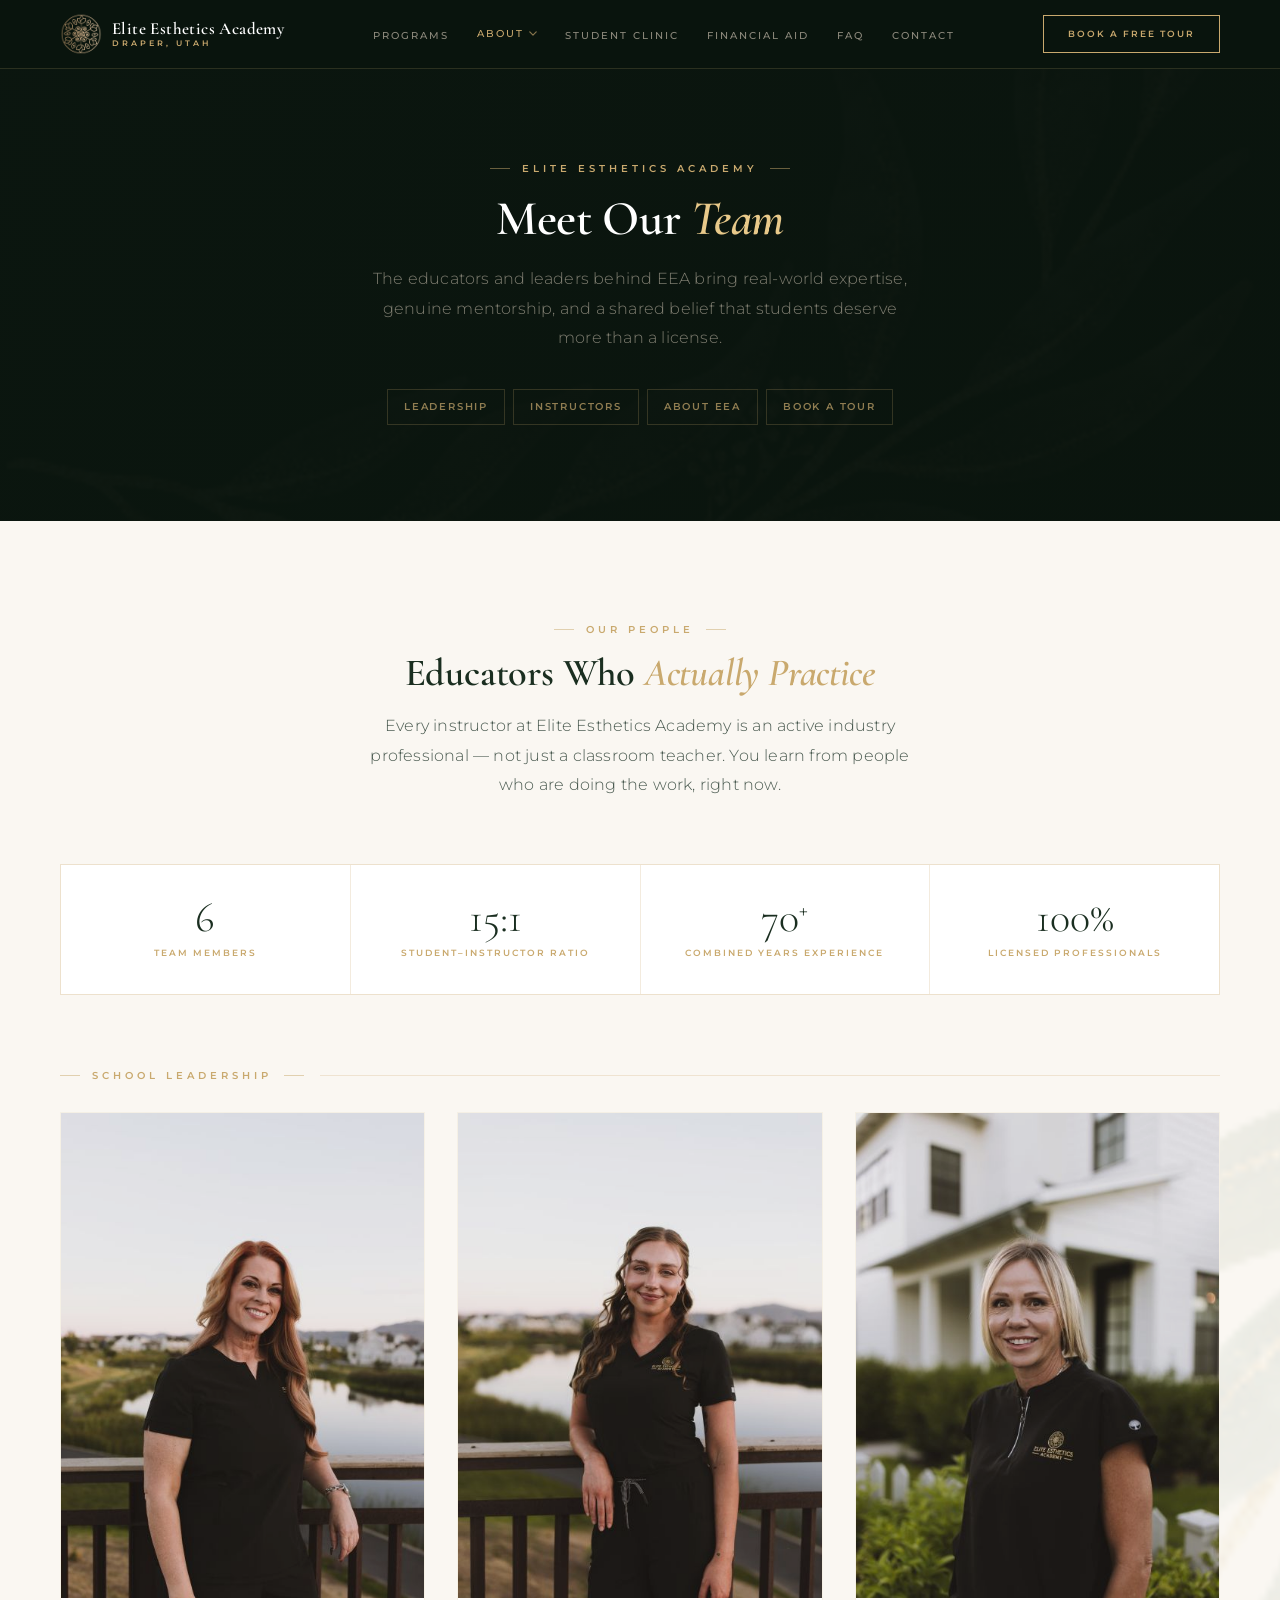
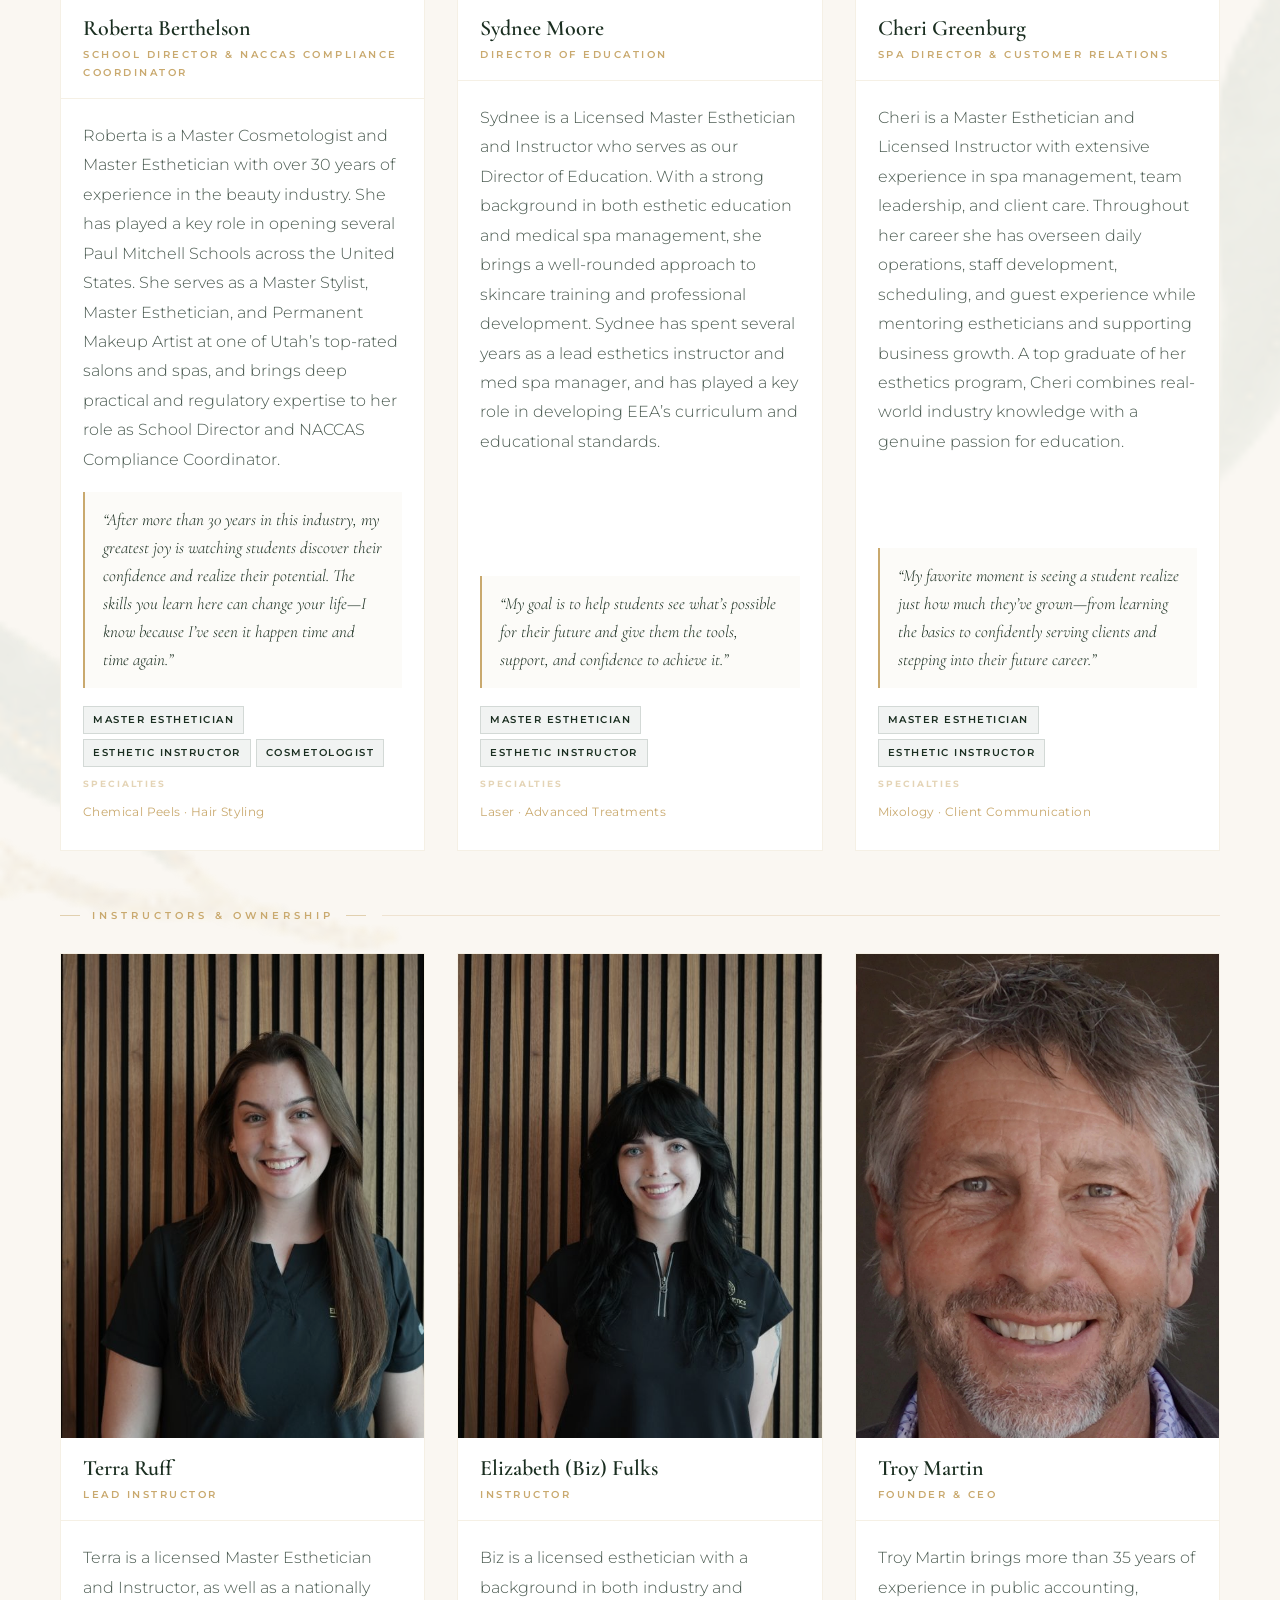
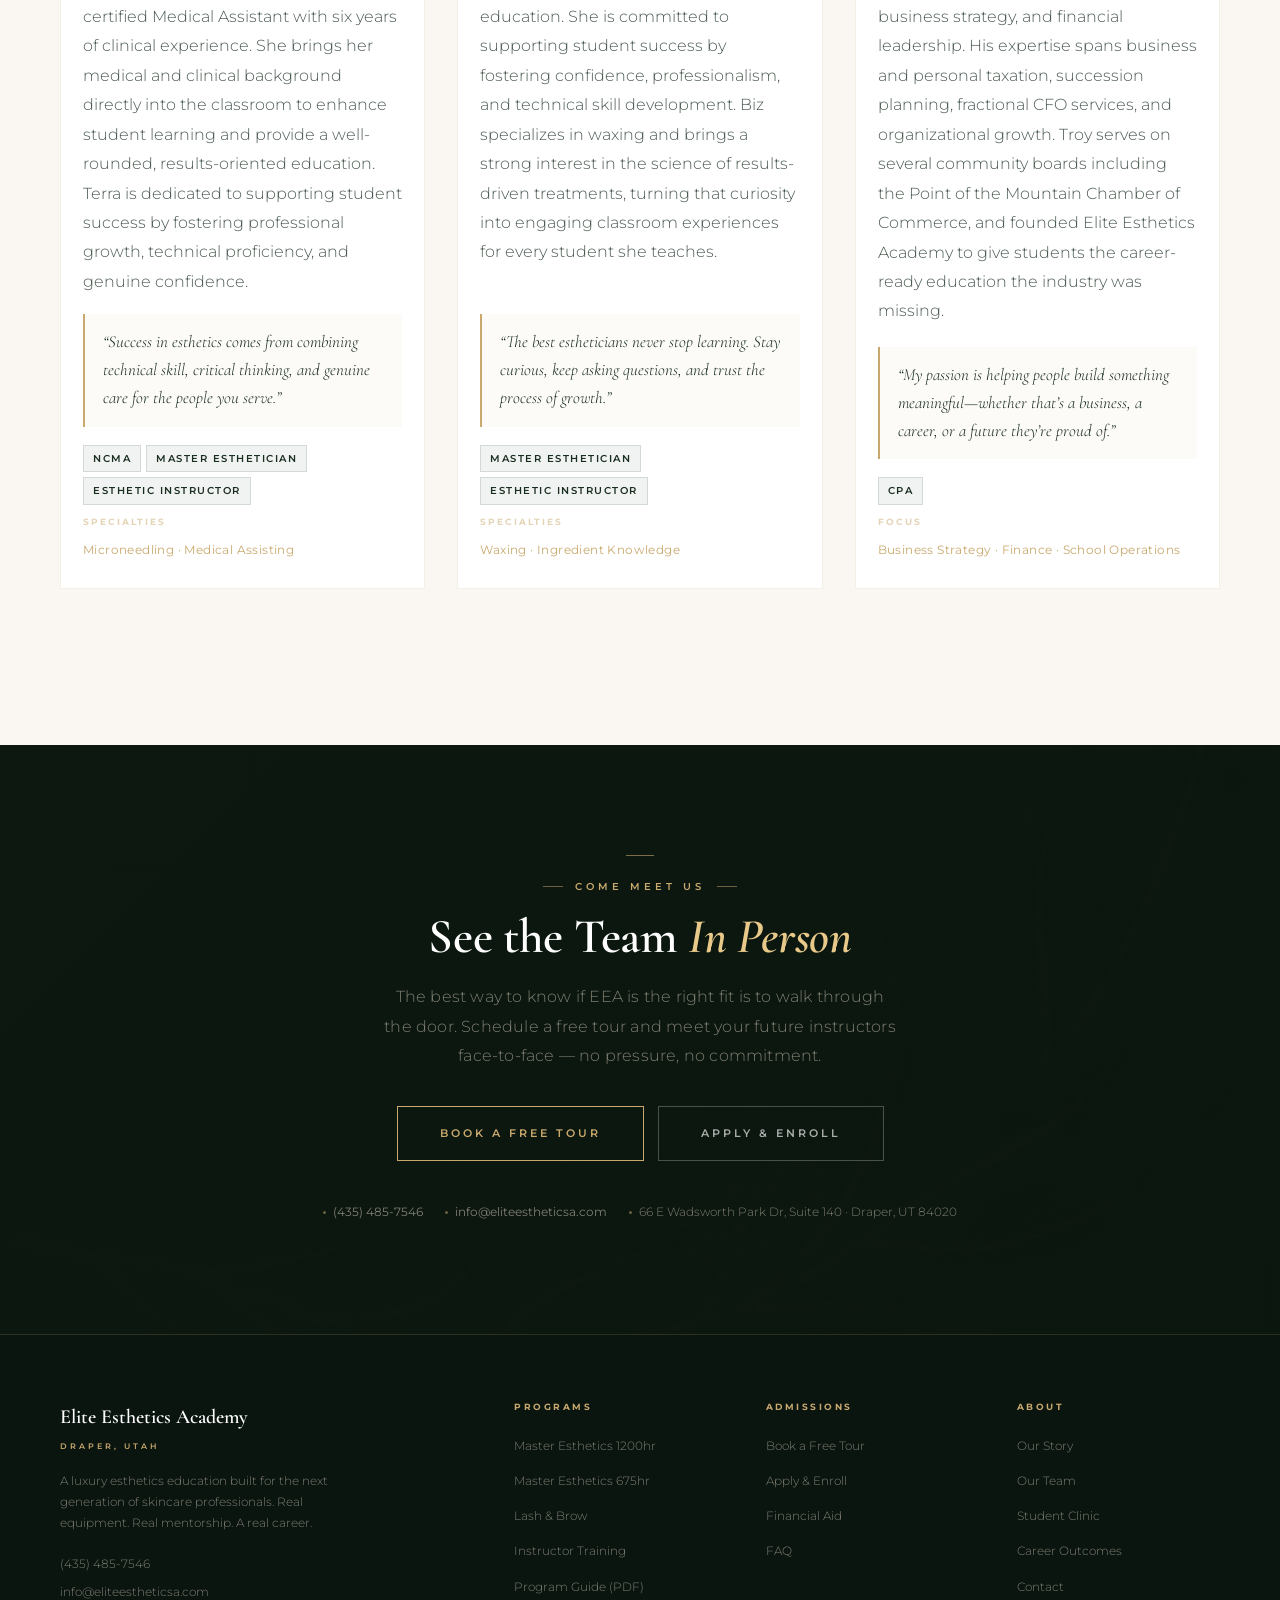
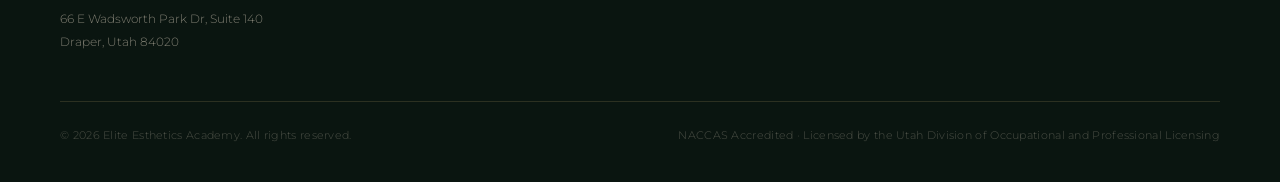
<file: team.html>
<!doctype html>
<html lang="en">
  <head>
    <meta charset="UTF-8" />
    <meta name="viewport" content="width=device-width, initial-scale=1.0" />
    <meta
      name="description"
      content="Meet the instructors and leadership team at Elite Esthetics Academy in Draper, Utah — active industry professionals dedicated to giving students the education they deserve."
    />
    <meta
      name="keywords"
      content="Elite Esthetics Academy team, esthetics instructors Draper Utah, EEA staff, esthetics school faculty Utah"
    />
    <title>Our Team &mdash; Elite Esthetics Academy | Draper, Utah</title>

    <!-- Google Fonts -->
    <link
      href="https://fonts.googleapis.com/css2?family=Cormorant+Garamond:ital,wght@0,300;0,400;0,600;0,700;1,300;1,400;1,600&family=Montserrat:wght@300;400;500;600;700&display=swap"
      rel="stylesheet"
    />

    <!-- Brand Stylesheet -->
    <link rel="stylesheet" href="assets/css/elite-esthetics-brand.css" />

    <!-- Page-specific Styles -->
    <link rel="stylesheet" href="assets/css/elite-esthetics-pages.css" />

    <!-- Web Components (nav + footer) -->
    <script src="assets/js/components.js" defer></script>
  </head>

  <body>
    <site-nav></site-nav>

    <!-- ═══════════════════════════════════════════════════════════════
     PAGE HERO
     ═══════════════════════════════════════════════════════════════ -->
    <div class="page-hero" role="banner">
      <div class="section-palm-bg" aria-hidden="true"></div>
      <div class="section-palm-overlay" aria-hidden="true"></div>

      <div class="page-hero__content container">
        <div class="eyebrow eyebrow--center animate-fade-up animate-delay-1">
          Elite Esthetics Academy
        </div>

        <h1 class="heading-1 animate-fade-up animate-delay-2">
          Meet Our <em>Team</em>
        </h1>

        <p class="body-large animate-fade-up animate-delay-3">
          The educators and leaders behind EEA bring real-world expertise,
          genuine mentorship, and a shared belief that students deserve more
          than a license.
        </p>

        <nav
          class="nav-pills nav-pills--center animate-fade-up animate-delay-4"
          aria-label="Page sections"
        >
          <a href="#leadership" class="nav-pill">Leadership</a>
          <a href="#instructors" class="nav-pill">Instructors</a>
          <a href="about.html" class="nav-pill">About EEA</a>
          <a href="book-a-tour.html" class="nav-pill">Book a Tour</a>
        </nav>
      </div>
    </div>

    <!-- ═══════════════════════════════════════════════════════════════
     SECTION 1 — INTRO + STATS + TEAM GRID
     ═══════════════════════════════════════════════════════════════ -->
    <section class="section bg-cream" id="leadership">
      <div class="palm-deco palm-deco--dense-tr" aria-hidden="true"></div>
      <div class="palm-deco palm-deco--dense-bl" aria-hidden="true"></div>

      <div class="container z-2">

        <!-- Section header -->
        <div class="section-header">
          <div class="eyebrow eyebrow--center eyebrow--dark">Our People</div>
          <h2 class="heading-2 on-light">
            Educators Who <em>Actually Practice</em>
          </h2>
          <p class="body-large on-light">
            Every instructor at Elite Esthetics Academy is an active industry
            professional &mdash; not just a classroom teacher. You learn from
            people who are doing the work, right now.
          </p>
        </div>

        <!-- Stats bar -->
        <div class="team-stats">
          <div class="team-stat">
            <div class="team-stat__num">6</div>
            <div class="team-stat__label">Team Members</div>
          </div>
          <div class="team-stat">
            <div class="team-stat__num">15:1</div>
            <div class="team-stat__label">Student&ndash;Instructor Ratio</div>
          </div>
          <div class="team-stat">
            <div class="team-stat__num">70<sup>+</sup></div>
            <div class="team-stat__label">Combined Years Experience</div>
          </div>
          <div class="team-stat">
            <div class="team-stat__num">100%</div>
            <div class="team-stat__label">Licensed Professionals</div>
          </div>
        </div>

        <!-- ── LEADERSHIP ROW ── -->
        <div class="team-section-label">
          <div class="eyebrow eyebrow--dark">
            School Leadership
          </div>
        </div>

        <div class="team-grid">

          <!-- ROBERTA -->
          <article class="team-card">
            <div class="team-card__photo-wrap">
              <img
                src="assets/images/roberta-headshot.jpg"
                alt="Roberta Berthelson, School Director at Elite Esthetics Academy"
                class="team-card__photo"
                loading="lazy"
              />
            </div>
            <div class="team-card__nameplate">
              <div class="team-card__name">Roberta Berthelson</div>
              <div class="team-card__title">
                School Director &amp; NACCAS Compliance Coordinator
              </div>
            </div>
            <div class="team-card__body">
              <p class="team-card__bio">
                Roberta is a Master Cosmetologist and Master Esthetician with
                over 30 years of experience in the beauty industry. She has
                played a key role in opening several Paul Mitchell Schools
                across the United States. She serves as a Master Stylist,
                Master Esthetician, and Permanent Makeup Artist at one of
                Utah&rsquo;s top-rated salons and spas, and brings deep
                practical and regulatory expertise to her role as School
                Director and NACCAS Compliance Coordinator.
              </p>
              <blockquote class="team-card__quote">
                &ldquo;After more than 30 years in this industry, my greatest
                joy is watching students discover their confidence and realize
                their potential. The skills you learn here can change your
                life&mdash;I know because I&rsquo;ve seen it happen time and
                time again.&rdquo;
              </blockquote>
              <div class="team-card__meta">
                <div class="team-card__creds">
                  <span class="team-card__cred-pill">Master Esthetician</span>
                  <span class="team-card__cred-pill">Esthetic Instructor</span>
                  <span class="team-card__cred-pill">Cosmetologist</span>
                </div>
                <div class="team-card__spec-label">Specialties</div>
                <div class="team-card__specialties">
                  Chemical Peels &middot; Hair Styling
                </div>
              </div>
            </div>
          </article>

          <!-- SYDNEE -->
          <article class="team-card">
            <div class="team-card__photo-wrap">
              <img
                src="assets/images/sydnee-headshot.jpg"
                alt="Sydnee Moore, Director of Education at Elite Esthetics Academy"
                class="team-card__photo"
                loading="lazy"
              />
            </div>
            <div class="team-card__nameplate">
              <div class="team-card__name">Sydnee Moore</div>
              <div class="team-card__title">Director of Education</div>
            </div>
            <div class="team-card__body">
              <p class="team-card__bio">
                Sydnee is a Licensed Master Esthetician and Instructor who
                serves as our Director of Education. With a strong background
                in both esthetic education and medical spa management, she
                brings a well-rounded approach to skincare training and
                professional development. Sydnee has spent several years as a
                lead esthetics instructor and med spa manager, and has played
                a key role in developing EEA&rsquo;s curriculum and
                educational standards.
              </p>
              <blockquote class="team-card__quote">
                &ldquo;My goal is to help students see what&rsquo;s possible
                for their future and give them the tools, support, and
                confidence to achieve it.&rdquo;
              </blockquote>
              <div class="team-card__meta">
                <div class="team-card__creds">
                  <span class="team-card__cred-pill">Master Esthetician</span>
                  <span class="team-card__cred-pill">Esthetic Instructor</span>
                </div>
                <div class="team-card__spec-label">Specialties</div>
                <div class="team-card__specialties">
                  Laser &middot; Advanced Treatments
                </div>
              </div>
            </div>
          </article>

          <!-- CHERI -->
          <article class="team-card">
            <div class="team-card__photo-wrap">
              <img
                src="assets/images/cheri-headshot.jpg"
                alt="Cheri Greenburg, Spa Director at Elite Esthetics Academy"
                class="team-card__photo"
                loading="lazy"
              />
            </div>
            <div class="team-card__nameplate">
              <div class="team-card__name">Cheri Greenburg</div>
              <div class="team-card__title">
                Spa Director &amp; Customer Relations
              </div>
            </div>
            <div class="team-card__body">
              <p class="team-card__bio">
                Cheri is a Master Esthetician and Licensed Instructor with
                extensive experience in spa management, team leadership, and
                client care. Throughout her career she has overseen daily
                operations, staff development, scheduling, and guest
                experience while mentoring estheticians and supporting
                business growth. A top graduate of her esthetics program,
                Cheri combines real-world industry knowledge with a genuine
                passion for education.
              </p>
              <blockquote class="team-card__quote">
                &ldquo;My favorite moment is seeing a student realize just
                how much they&rsquo;ve grown&mdash;from learning the basics
                to confidently serving clients and stepping into their future
                career.&rdquo;
              </blockquote>
              <div class="team-card__meta">
                <div class="team-card__creds">
                  <span class="team-card__cred-pill">Master Esthetician</span>
                  <span class="team-card__cred-pill">Esthetic Instructor</span>
                </div>
                <div class="team-card__spec-label">Specialties</div>
                <div class="team-card__specialties">
                  Mixology &middot; Client Communication
                </div>
              </div>
            </div>
          </article>

        </div><!-- /leadership grid -->

        <!-- ── INSTRUCTORS + OWNERSHIP ROW ── -->
        <div class="team-section-label" id="instructors">
          <div class="eyebrow eyebrow--dark">
            Instructors &amp; Ownership
          </div>
        </div>

        <div class="team-grid">

          <!-- TERRA -->
          <article class="team-card">
            <div class="team-card__photo-wrap">
              <img
                src="assets/images/terra-headshot.jpg"
                alt="Terra Ruff, Lead Instructor at Elite Esthetics Academy"
                class="team-card__photo"
                loading="lazy"
              />
            </div>
            <div class="team-card__nameplate">
              <div class="team-card__name">Terra Ruff</div>
              <div class="team-card__title">Lead Instructor</div>
            </div>
            <div class="team-card__body">
              <p class="team-card__bio">
                Terra is a licensed Master Esthetician and Instructor, as well
                as a nationally certified Medical Assistant with six years of
                clinical experience. She brings her medical and clinical
                background directly into the classroom to enhance student
                learning and provide a well-rounded, results-oriented
                education. Terra is dedicated to supporting student success by
                fostering professional growth, technical proficiency, and
                genuine confidence.
              </p>
              <blockquote class="team-card__quote">
                &ldquo;Success in esthetics comes from combining technical
                skill, critical thinking, and genuine care for the people you
                serve.&rdquo;
              </blockquote>
              <div class="team-card__meta">
                <div class="team-card__creds">
                  <span class="team-card__cred-pill">NCMA</span>
                  <span class="team-card__cred-pill">Master Esthetician</span>
                  <span class="team-card__cred-pill">Esthetic Instructor</span>
                </div>
                <div class="team-card__spec-label">Specialties</div>
                <div class="team-card__specialties">
                  Microneedling &middot; Medical Assisting
                </div>
              </div>
            </div>
          </article>

          <!-- BIZ -->
          <article class="team-card">
            <div class="team-card__photo-wrap">
              <img
                src="assets/images/biz-headshot.jpg"
                alt="Elizabeth (Biz) Fulks, Instructor at Elite Esthetics Academy"
                class="team-card__photo"
                loading="lazy"
              />
            </div>
            <div class="team-card__nameplate">
              <div class="team-card__name">Elizabeth (Biz) Fulks</div>
              <div class="team-card__title">Instructor</div>
            </div>
            <div class="team-card__body">
              <p class="team-card__bio">
                Biz is a licensed esthetician with a background in both
                industry and education. She is committed to supporting
                student success by fostering confidence, professionalism, and
                technical skill development. Biz specializes in waxing and
                brings a strong interest in the science of results-driven
                treatments, turning that curiosity into engaging classroom
                experiences for every student she teaches.
              </p>
              <blockquote class="team-card__quote">
                &ldquo;The best estheticians never stop learning. Stay
                curious, keep asking questions, and trust the process of
                growth.&rdquo;
              </blockquote>
              <div class="team-card__meta">
                <div class="team-card__creds">
                  <span class="team-card__cred-pill">Master Esthetician</span>
                  <span class="team-card__cred-pill">Esthetic Instructor</span>
                </div>
                <div class="team-card__spec-label">Specialties</div>
                <div class="team-card__specialties">
                  Waxing &middot; Ingredient Knowledge
                </div>
              </div>
            </div>
          </article>

          <!-- TROY -->
          <article class="team-card">
            <div class="team-card__photo-wrap">
              <img
                src="assets/images/troy-headshot.jpg"
                alt="Troy Martin, Founder and CEO of Elite Esthetics Academy"
                class="team-card__photo"
                loading="lazy"
              />
            </div>
            <div class="team-card__nameplate">
              <div class="team-card__name">Troy Martin</div>
              <div class="team-card__title">Founder &amp; CEO</div>
            </div>
            <div class="team-card__body">
              <p class="team-card__bio">
                Troy Martin brings more than 35 years of experience in public
                accounting, business strategy, and financial leadership. His
                expertise spans business and personal taxation, succession
                planning, fractional CFO services, and organizational growth.
                Troy serves on several community boards including the Point of
                the Mountain Chamber of Commerce, and founded Elite Esthetics
                Academy to give students the career-ready education the
                industry was missing.
              </p>
              <blockquote class="team-card__quote">
                &ldquo;My passion is helping people build something
                meaningful&mdash;whether that&rsquo;s a business, a career,
                or a future they&rsquo;re proud of.&rdquo;
              </blockquote>
              <div class="team-card__meta">
                <div class="team-card__creds">
                  <span class="team-card__cred-pill">CPA</span>
                </div>
                <div class="team-card__spec-label">Focus</div>
                <div class="team-card__specialties">
                  Business Strategy &middot; Finance &middot; School Operations
                </div>
              </div>
            </div>
          </article>

        </div><!-- /instructors grid -->

      </div>
    </section>

    <!-- ═══════════════════════════════════════════════════════════════
     FINAL CTA
     ═══════════════════════════════════════════════════════════════ -->
    <section class="cta-section bg-deep">
      <div class="section-palm-bg section-palm-bg--dim" aria-hidden="true"></div>
      <div class="section-palm-overlay" aria-hidden="true"></div>

      <div class="container z-2">
        <span class="gold-bar gold-bar--centered" aria-hidden="true"></span>
        <div class="eyebrow eyebrow--center">Come Meet Us</div>
        <h2 class="heading-1">
          See the Team <em>In Person</em>
        </h2>
        <p class="body-large">
          The best way to know if EEA is the right fit is to walk through the
          door. Schedule a free tour and meet your future instructors
          face-to-face &mdash; no pressure, no commitment.
        </p>

        <div class="btn-group btn-group--center">
          <a href="book-a-tour.html" class="btn btn--gold btn--lg"
            >Book a Free Tour</a
          >
          <a href="enroll.html" class="btn btn--ghost btn--lg"
            >Apply &amp; Enroll</a
          >
        </div>

        <div class="contact-row contact-row--center">
          <a href="tel:4354857546" class="contact-row__link">
            <div class="contact-row__dot" aria-hidden="true"></div>
            (435) 485-7546
          </a>
          <a href="mailto:info@eliteestheticsa.com" class="contact-row__link">
            <div class="contact-row__dot" aria-hidden="true"></div>
            info@eliteestheticsa.com
          </a>
          <span class="contact-address">
            <div class="contact-row__dot" aria-hidden="true"></div>
            66 E Wadsworth Park Dr, Suite 140 &middot; Draper, UT 84020
          </span>
        </div>
      </div>
    </section>

    <site-footer></site-footer>

    <!-- ═══════════════════════════════════════════════════════════════
     JSON-LD STRUCTURED DATA
     ═══════════════════════════════════════════════════════════════ -->
    <script type="application/ld+json">
      {
        "@context": "https://schema.org",
        "@type": "EducationalOrganization",
        "name": "Elite Esthetics Academy",
        "url": "https://eliteestheticsa.com",
        "employee": [
          {
            "@type": "Person",
            "name": "Roberta Berthelson",
            "jobTitle": "School Director & NACCAS Compliance Coordinator",
            "worksFor": {
              "@type": "EducationalOrganization",
              "name": "Elite Esthetics Academy"
            }
          },
          {
            "@type": "Person",
            "name": "Sydnee Moore",
            "jobTitle": "Director of Education",
            "worksFor": {
              "@type": "EducationalOrganization",
              "name": "Elite Esthetics Academy"
            }
          },
          {
            "@type": "Person",
            "name": "Cheri Greenburg",
            "jobTitle": "Spa Director & Customer Relations",
            "worksFor": {
              "@type": "EducationalOrganization",
              "name": "Elite Esthetics Academy"
            }
          },
          {
            "@type": "Person",
            "name": "Terra Ruff",
            "jobTitle": "Lead Instructor",
            "worksFor": {
              "@type": "EducationalOrganization",
              "name": "Elite Esthetics Academy"
            }
          },
          {
            "@type": "Person",
            "name": "Elizabeth Fulks",
            "jobTitle": "Instructor",
            "worksFor": {
              "@type": "EducationalOrganization",
              "name": "Elite Esthetics Academy"
            }
          },
          {
            "@type": "Person",
            "name": "Troy Martin",
            "jobTitle": "Founder & CEO",
            "worksFor": {
              "@type": "EducationalOrganization",
              "name": "Elite Esthetics Academy"
            }
          }
        ]
      }
    </script>
  </body>
</html>
</file>
<file: assets/css/elite-esthetics-brand.css>
/*
  ================================================================
  ELITE ESTHETICS ACADEMY — BRAND STYLESHEET
  ================================================================
  Version:  1.0
  Updated:  April 2026
  Author:   Elite Esthetics Academy
 
  CONTENTS
  ────────────────────────────────────────────────────────────────
  1.  CSS Custom Properties (Design Tokens)
  2.  Google Fonts Import
  3.  Reset & Base
  4.  Typography Scale
  5.  Section Eyebrows & Labels
  6.  Buttons
  7.  Gold Decorative Lines
  8.  Section Layouts & Backgrounds
  9.  Palm Leaf Decorations
  10. Cards & Bordered Panels
  11. Grid Systems
  12. Accordion / FAQ Items
  13. Forms
  14. Trust Bar / Stats
  15. Pull Quotes & Blockquotes
  16. Navigation Pills / Jump Links
  17. Utility Classes
  18. Mobile Sticky CTA Bar
  19. Responsive Breakpoints
  20. Animations & Transitions
  21. Person / Team Cards

  WORDPRESS INSTALL
  ────────────────────────────────────────────────────────────────
  Option A (Recommended):
    Appearance → Customize → Additional CSS → paste entire file
 
  Option B:
    Upload to your child theme folder and enqueue via functions.php:
    wp_enqueue_style('eea-brand', get_stylesheet_directory_uri()
      . '/elite-esthetics-brand.css');
 
  FONTS — add this to your theme <head> or via a header plugin:
  <link href="https://fonts.googleapis.com/css2?family=
    Cormorant+Garamond:ital,wght@0,300;0,400;0,600;0,700;
    1,300;1,400;1,600&family=Montserrat:wght@300;400;500;
    600;700&display=swap" rel="stylesheet">
 
  PALM IMAGES — update --palm-dark and --palm-dense in :root
  after uploading your two palm photos to the Media Library.
  ================================================================
*/

/* ================================================================
   1. CSS CUSTOM PROPERTIES — DESIGN TOKENS
   All brand values live here. Edit this section to update the
   entire site in one place.
   ================================================================ */

:root {
  /* ── Color Palette ────────────────────────────────────────── */

  /* Greens — primary brand backgrounds */
  --color-bg-darkest: #0a1510; /* deepest page bg */
  --color-bg-dark: #0d1f14; /* primary dark bg */
  --color-bg-mid: #112419; /* alternate dark section */
  --color-bg-deep: #0f2016; /* CTA / feature section */
  --color-bg-green-text: #1a2e20; /* dark green used as text on light */

  /* Golds — primary accent */
  --color-gold: #c9a96e; /* primary gold */
  --color-gold-light: #e8c98a; /* lighter gold / hover */
  --color-gold-pale: #f0ddb0; /* very pale gold / backgrounds */

  /* Light backgrounds */
  --color-cream: #faf7f2; /* primary light section bg */
  --color-off-white: #f5f0e8; /* slightly warmer white */
  --color-white: #ffffff;

  /* Text */
  --color-text: #d4c9b8; /* warm body text on dark */
  --color-text-muted: rgba(212, 201, 184, 0.58); /* subdued body text */
  --color-text-light: #4a5a50; /* body text on cream sections */
  --color-text-lighter: #6a7a6e; /* muted text on cream */

  /* Borders */
  --color-border-gold: rgba(201, 169, 110, 0.18);
  --color-border-gold-strong: rgba(201, 169, 110, 0.4);
  --color-border-cream: rgba(201, 169, 110, 0.2);

  /* ── Typography ───────────────────────────────────────────── */

  --font-serif: "Cormorant Garamond", Georgia, serif;
  --font-sans: "Montserrat", Helvetica, sans-serif;

  /* Scale */
  --text-xs: 9.5px;
  --text-sm: 12px;
  --text-base: 14px;
  --text-md: 15.5px;
  --text-lg: 17px;
  --text-xl: 22px;
  --text-2xl: 28px;
  --text-3xl: clamp(28px, 3vw, 40px);
  --text-4xl: clamp(32px, 3.8vw, 52px);
  --text-5xl: clamp(40px, 5.5vw, 68px);

  /* Letter spacing */
  --tracking-eyebrow: 4px;
  --tracking-label: 3.5px;
  --tracking-button: 2.5px;
  --tracking-meta: 1.5px;

  /* Line heights */
  --leading-tight: 1.08;
  --leading-heading: 1.12;
  --leading-body: 1.88;
  --leading-loose: 1.9;

  /* ── Spacing ──────────────────────────────────────────────── */

  --space-xs: 8px;
  --space-sm: 16px;
  --space-md: 24px;
  --space-lg: 40px;
  --space-xl: 64px;
  --space-2xl: 100px;

  --section-pad-v: 100px;
  --section-pad-h: 40px;
  --max-width: 1160px;
  --max-width-text: 720px;
  --max-width-narrow: 560px;

  /* ── Palm Image Paths ─────────────────────────────────────── */
  /* UPDATE THESE after uploading to WordPress Media Library    */

  --palm-dark: url("../images/leaves-1.webp");
  /* Dark background with palm fronds on left and right sides  */
  /* Local path example:                                        */
  /* url('/wp-content/uploads/2026/04/Depositphotos_203212990_L.jpg') */

  --palm-dense: url("../images/leaves-2.webp");
  /* Dense close-up green palm leaves                          */
  /* Local path example:                                        */
  /* url('/wp-content/uploads/2026/04/Palm_Leaves__1_.jpeg')   */

  /* ── Transitions ──────────────────────────────────────────── */

  --transition-fast: all 0.2s ease;
  --transition-base: all 0.28s ease;
  --transition-slow: all 0.4s ease;
}

/* ================================================================
   2. GOOGLE FONTS IMPORT
   Also add the <link> tag to your theme <head> for best
   performance. This @import is a fallback.
   ================================================================ */

@import url("https://fonts.googleapis.com/css2?family=Cormorant+Garamond:ital,wght@0,300;0,400;0,600;0,700;1,300;1,400;1,600&family=Montserrat:wght@300;400;500;600;700&display=swap");

/* ================================================================
   3. RESET & BASE
   ================================================================ */

*,
*::before,
*::after {
  box-sizing: border-box;
  margin: 0;
  padding: 0;
}

html {
  scroll-behavior: smooth;
}

body {
  font-family: var(--font-sans);
  font-size: var(--text-base);
  font-weight: 300;
  line-height: var(--leading-body);
  color: var(--color-text);
  background-color: var(--color-bg-dark);
  overflow-x: hidden;
  -webkit-font-smoothing: antialiased;
  -moz-osx-font-smoothing: grayscale;
}

img,
video {
  max-width: 100%;
  display: block;
}

a {
  color: var(--color-gold);
  text-decoration: none;
  transition: var(--transition-fast);
}
a:hover {
  color: var(--color-gold-light);
}

ul,
ol {
  list-style: none;
}

/* ================================================================
   4. TYPOGRAPHY SCALE
   ================================================================ */

/* ── Serif Display Headings (Cormorant Garamond) ── */

.heading-display {
  font-family: var(--font-serif);
  font-size: var(--text-5xl);
  font-weight: 600;
  line-height: var(--leading-tight);
  letter-spacing: -0.5px;
  color: var(--color-white);
}

.heading-1 {
  font-family: var(--font-serif);
  font-size: var(--text-4xl);
  font-weight: 600;
  line-height: var(--leading-heading);
  letter-spacing: -0.3px;
  color: var(--color-white);
}

.heading-2 {
  font-family: var(--font-serif);
  font-size: var(--text-3xl);
  font-weight: 600;
  line-height: var(--leading-heading);
  letter-spacing: -0.2px;
  color: var(--color-white);
}

.heading-3 {
  font-family: var(--font-serif);
  font-size: var(--text-2xl);
  font-weight: 600;
  line-height: 1.2;
  color: var(--color-white);
}

.heading-4 {
  font-family: var(--font-serif);
  font-size: var(--text-xl);
  font-weight: 600;
  line-height: 1.25;
  color: var(--color-white);
}

/* Italic gold emphasis inside headings */
.heading-display em,
.heading-1 em,
.heading-2 em,
.heading-3 em,
.heading-4 em {
  font-style: italic;
  color: var(--color-gold-light);
}

/* Dark variant — for use on cream/light backgrounds */
.heading-display.on-light,
.heading-1.on-light,
.heading-2.on-light,
.heading-3.on-light,
.heading-4.on-light {
  color: var(--color-bg-green-text);
}
.heading-display.on-light em,
.heading-1.on-light em,
.heading-2.on-light em,
.heading-3.on-light em,
.heading-4.on-light em {
  color: var(--color-gold);
}

/* ── Body Text ── */

.body-large {
  font-family: var(--font-sans);
  font-size: var(--text-md);
  font-weight: 300;
  line-height: var(--leading-loose);
  color: var(--color-text-muted);
  letter-spacing: 0.2px;
}

.body-base {
  font-family: var(--font-sans);
  font-size: var(--text-base);
  font-weight: 300;
  line-height: var(--leading-body);
  color: var(--color-text-muted);
}

.body-sm {
  font-family: var(--font-sans);
  font-size: var(--text-sm);
  font-weight: 300;
  line-height: 1.65;
  color: var(--color-text-muted);
}

/* On light backgrounds */
.body-large.on-light,
.body-base.on-light {
  color: var(--color-text-light);
}
.body-sm.on-light {
  color: var(--color-text-lighter);
}

/* ── Serif italic pull text ── */
.text-serif-italic {
  font-family: var(--font-serif);
  font-style: italic;
  font-weight: 400;
}

/* ================================================================
   5. SECTION EYEBROWS & LABELS
   The small uppercase tracking labels that introduce sections.
   Used above every heading on the site.
   ================================================================ */

.eyebrow {
  font-family: var(--font-sans);
  font-size: var(--text-xs);
  font-weight: 600;
  letter-spacing: var(--tracking-eyebrow);
  text-transform: uppercase;
  color: var(--color-gold);
  display: flex;
  align-items: center;
  gap: 12px;
  margin-bottom: 14px;
}

/* Decorative flanking lines */
.eyebrow::before,
.eyebrow::after {
  content: "";
  display: block;
  width: 20px;
  height: 1px;
  background: var(--color-gold);
  opacity: 0.5;
  flex-shrink: 0;
}

/* Centered variant */
.eyebrow--center {
  justify-content: center;
}

/* On cream/light backgrounds */
.eyebrow--dark {
  color: var(--color-gold);
}

/* Category label (used in FAQ, section counters) */
.cat-label {
  font-family: var(--font-sans);
  font-size: 9px;
  font-weight: 700;
  letter-spacing: var(--tracking-label);
  text-transform: uppercase;
  color: var(--color-gold);
  display: flex;
  align-items: center;
  gap: 10px;
  margin-bottom: 7px;
}
.cat-label::before {
  content: "";
  display: block;
  width: 14px;
  height: 1px;
  background: var(--color-gold);
  opacity: 0.55;
}

/* Card type label (used inside vmv cards, pillar cards) */
.type-label {
  font-family: var(--font-sans);
  font-size: 9px;
  font-weight: 600;
  letter-spacing: 3px;
  text-transform: uppercase;
  color: var(--color-gold);
  margin-bottom: 12px;
  display: flex;
  align-items: center;
  gap: 8px;
}
.type-label::before {
  content: "";
  display: block;
  width: 14px;
  height: 1px;
  background: var(--color-gold);
  opacity: 0.5;
}

/* ================================================================
   6. BUTTONS
   The site uses outlined / transparent buttons exclusively —
   no filled primary buttons except for gold-fill on hover.
   ================================================================ */

/* ── Base button reset ── */
.btn {
  display: inline-block;
  font-family: var(--font-sans);
  font-size: 10px;
  font-weight: 600;
  letter-spacing: var(--tracking-button);
  text-transform: uppercase;
  text-decoration: none;
  padding: 13px 34px;
  border: 1px solid transparent;
  background: transparent;
  cursor: pointer;
  transition: var(--transition-base);
  white-space: nowrap;
  -webkit-appearance: none;
  appearance: none;
}

/* ── Gold outline (primary) ── */
/* Used on dark backgrounds. Transparent → gold fill on hover. */
.btn--gold {
  border-color: var(--color-gold);
  color: var(--color-gold);
}
.btn--gold:hover {
  background: var(--color-gold);
  color: var(--color-bg-darkest);
}

/* ── White ghost ── */
/* Secondary button on dark backgrounds */
.btn--ghost {
  border-color: rgba(255, 255, 255, 0.25);
  color: rgba(255, 255, 255, 0.65);
}
.btn--ghost:hover {
  border-color: rgba(255, 255, 255, 0.55);
  color: var(--color-white);
}

/* ── Dark (on cream/light backgrounds) ── */
/* Used when the section background is cream */
.btn--dark {
  border-color: var(--color-bg-green-text);
  color: var(--color-bg-green-text);
}
.btn--dark:hover {
  background: var(--color-bg-green-text);
  color: var(--color-cream);
}

/* ── Ghost light (secondary on cream/light backgrounds) ── */
.btn--ghost-light {
  border-color: rgba(26, 46, 32, 0.3);
  color: var(--color-text-light);
}
.btn--ghost-light:hover {
  border-color: var(--color-bg-green-text);
  color: var(--color-bg-green-text);
}

/* ── Filled dark ── */
.btn--dark-filled {
  background: var(--color-bg-green-text);
  border-color: var(--color-bg-green-text);
  color: var(--color-gold);
}
.btn--dark-filled:hover {
  background: #223828;
  border-color: #223828;
}

/* ── Size variants ── */
.btn--sm {
  font-size: 9px;
  padding: 10px 24px;
  letter-spacing: 2px;
}
.btn--lg {
  font-size: 11px;
  padding: 16px 42px;
  letter-spacing: 3px;
}

/* ── Button group ── */
.btn-group {
  display: flex;
  gap: 14px;
  flex-wrap: wrap;
  align-items: center;
}
.btn-group--center {
  justify-content: center;
}

/* ================================================================
   7. GOLD DECORATIVE LINES
   Thin gradient lines used as section separators and card accents.
   ================================================================ */

/* Full-width gradient line */
.gold-line {
  width: 100%;
  height: 1px;
  background: linear-gradient(
    90deg,
    transparent 0%,
    var(--color-gold) 30%,
    var(--color-gold-light) 50%,
    var(--color-gold) 70%,
    transparent 100%
  );
  opacity: 0.45;
  display: block;
}

/* Strong variant (used at top of cards / sections) */
.gold-line--strong {
  opacity: 0.65;
}

/* Short decorative bar (used in quotes, labels) */
.gold-bar {
  display: block;
  width: 28px;
  height: 1px;
  background: var(--color-gold);
  opacity: 0.6;
}

/* Centered variant — used at the top of CTA sections */
.gold-bar--centered {
  margin: 0 auto 22px;
}

/* Top-edge gold line used on cards and sections:
   Apply to any element with position: relative */
.gold-top-edge::before {
  content: "";
  position: absolute;
  top: 0;
  left: 0;
  right: 0;
  height: 2px;
  background: linear-gradient(
    90deg,
    transparent 5%,
    var(--color-gold) 30%,
    var(--color-gold-light) 50%,
    var(--color-gold) 70%,
    transparent 95%
  );
}

/* Left-edge gold bar (used in pull quotes) */
.gold-left-edge {
  border-left: 2px solid var(--color-gold);
  padding-left: 22px;
}

/* ================================================================
   8. SECTION LAYOUTS & BACKGROUNDS
   The site alternates between dark green and cream sections.
   ================================================================ */

/* ── Shared section wrapper ── */
.section {
  position: relative;
  padding: var(--section-pad-v) var(--section-pad-h);
  overflow: hidden;
}

/* ── Inner max-width container ── */
.container {
  max-width: var(--max-width);
  margin: 0 auto;
  width: 100%;
}

.container--text {
  max-width: var(--max-width-text);
  margin: 0 auto;
}

.container--narrow {
  max-width: var(--max-width-narrow);
  margin: 0 auto;
}

/* ── Background variants ── */

.bg-darkest {
  background-color: var(--color-bg-darkest);
  color: var(--color-text);
}

.bg-dark {
  background-color: var(--color-bg-dark);
  color: var(--color-text);
}

.bg-mid {
  background-color: var(--color-bg-mid);
  color: var(--color-text);
}

.bg-deep {
  background-color: var(--color-bg-deep);
  color: var(--color-text);
}

.bg-cream {
  background-color: var(--color-cream);
  color: var(--color-text-light);
}

.bg-white {
  background-color: var(--color-white);
  color: var(--color-text-light);
}

/* ── Hero section ── */
.section--hero {
  min-height: 100vh;
  display: flex;
  align-items: center;
  justify-content: center;
  padding: 120px var(--section-pad-h) 100px;
  background-color: var(--color-bg-darkest);
}

/* Hero with dark palm photo behind content */
.hero-bg-palm {
  position: absolute;
  inset: 0;
  background-image: var(--palm-dark);
  background-size: cover;
  background-position: center;
  filter: brightness(0.28) saturate(0.55);
  z-index: 0;
}

/* Dark overlay to ensure text contrast */
.hero-bg-overlay {
  position: absolute;
  inset: 0;
  background: linear-gradient(
    160deg,
    rgba(10, 21, 14, 0.2) 0%,
    rgba(13, 31, 20, 0.32) 45%,
    rgba(10, 18, 12, 0.25) 100%
  );
  z-index: 1;
}

/* Content inside hero sits above bg layers */
.hero-content {
  position: relative;
  z-index: 5;
  text-shadow: 0 2px 16px rgba(0, 0, 0, 0.75), 0 1px 4px rgba(0, 0, 0, 0.5);
}

/* Max-width wrapper for hero copy column */
.hero-inner {
  max-width: 680px;
}

.hero-content .body-large,
.hero-content .body-base {
  color: rgba(212, 201, 184, 0.9);
  font-weight: 400;
  font-size: 16px;
}

/* Standard dark-section overlay with full palm background */
.section-palm-bg {
  position: absolute;
  inset: 0;
  background-image: var(--palm-dark);
  background-size: cover;
  background-position: center;
  filter: brightness(0.28) saturate(0.5);
  opacity: 0.5;
  pointer-events: none;
}

.section-palm-overlay {
  position: absolute;
  inset: 0;
  background: linear-gradient(
    135deg,
    rgba(11, 22, 15, 0.88) 0%,
    rgba(10, 20, 13, 0.82) 100%
  );
  pointer-events: none;
}

/* Dimmed palm bg — used in CTA sections for a softer overlay */
.section-palm-bg--dim {
  opacity: 0.3;
}

/* Section header centered block */
.section-header {
  text-align: center;
  margin-bottom: 64px;
  position: relative;
  z-index: 2;
}
.section-header .body-base,
.section-header .body-large {
  max-width: 560px;
  margin: 0 auto;
}

/* ================================================================
   9. PALM LEAF DECORATIONS
   Decorative palm image overlays positioned at edges of sections.
   Add the base class to a <div> inside your section, then
   add a position modifier class.
   ================================================================ */

/* Base palm decoration */
.palm-deco {
  position: absolute;
  pointer-events: none;
  z-index: 0;
}

/* ── Dark palm (Image 1 — fronds on black) ── */

/* Right-side decoration — used on dark sections */
.palm-deco--dark-right {
  top: 0;
  right: 0;
  width: 30%;
  height: 100%;
  background-image: var(--palm-dark);
  background-size: cover;
  background-position: left center;
  opacity: 0.08;
}

/* Left-side decoration */
.palm-deco--dark-left {
  top: 0;
  left: 0;
  width: 30%;
  height: 100%;
  background-image: var(--palm-dark);
  background-size: cover;
  background-position: right center;
  opacity: 0.08;
}

/* Full background (very subtle) */
.palm-deco--dark-full {
  inset: 0;
  background-image: var(--palm-dark);
  background-size: cover;
  background-position: center;
  filter: brightness(0.3) saturate(0.5);
  opacity: 0.5;
}

/* ── Dense palm (Image 2 — close-up green) ── */

/* Top-right corner decoration — used on cream sections */
.palm-deco--dense-tr {
  top: 0;
  right: 0;
  width: 28%;
  height: 55%;
  background-image: var(--palm-dense);
  background-size: cover;
  background-position: left bottom;
  opacity: 0.08;
}

/* Bottom-left corner decoration */
.palm-deco--dense-bl {
  bottom: 0;
  left: 0;
  width: 32%;
  height: 60%;
  background-image: var(--palm-dense);
  background-size: cover;
  background-position: right top;
  opacity: 0.08;
}

/* Right-edge peek (used on category headers) */
.palm-deco--dense-right-peek {
  top: 0;
  right: 0;
  width: 38%;
  height: 100%;
  background-image: var(--palm-dense);
  background-size: cover;
  background-position: left center;
  opacity: 0.07;
}

/* Full background subtle */
.palm-deco--dense-full {
  inset: 0;
  background-image: var(--palm-dense);
  background-size: cover;
  background-position: center;
  opacity: 0.04;
}

/* ================================================================
   10. CARDS & BORDERED PANELS
   ================================================================ */

/* ── Base card ── */
.card {
  position: relative;
  padding: 36px 30px;
  transition: var(--transition-base);
}

/* Dark card (on dark sections) */
.card--dark {
  background: var(--color-bg-mid);
  border: 1px solid var(--color-border-gold);
}
.card--dark:hover {
  background: rgba(201, 169, 110, 0.04);
  border-color: var(--color-border-gold-strong);
}

/* Glass card (semi-transparent on palm-bg sections) */
.card--glass {
  background: rgba(8, 18, 11, 0.55);
  border: 1px solid var(--color-border-gold);
  backdrop-filter: blur(4px);
}
.card--glass:hover {
  background: rgba(201, 169, 110, 0.06);
  border-color: var(--color-border-gold-strong);
}

/* Light card (on cream sections) */
.card--light {
  background: var(--color-white);
  border: 1px solid rgba(201, 169, 110, 0.18);
}
.card--light:hover {
  border-color: rgba(201, 169, 110, 0.4);
  box-shadow: 0 4px 20px rgba(201, 169, 110, 0.08);
}

/* Gold top-edge accent line on cards */
.card--gold-top::before {
  content: "";
  position: absolute;
  top: 0;
  left: 0;
  right: 0;
  height: 2px;
  background: linear-gradient(
    90deg,
    transparent,
    var(--color-gold),
    var(--color-gold-light),
    var(--color-gold),
    transparent
  );
}

/* Horizontal gold accent inside card (under headline) */
.card--gold-accent::after {
  content: "";
  position: absolute;
  top: 0;
  left: 30px;
  right: 30px;
  height: 1px;
  background: linear-gradient(
    90deg,
    transparent,
    var(--color-gold),
    transparent
  );
  opacity: 0.4;
}

/* Large decorative number — used in VMV / feature cards */
.card-num {
  font-family: var(--font-serif);
  font-size: 56px;
  font-weight: 300;
  color: rgba(201, 169, 110, 0.07);
  line-height: 1;
  position: absolute;
  top: 18px;
  right: 20px;
  pointer-events: none;
  user-select: none;
}

/* ── Bordered panel (full-width inset block) ── */
.panel {
  position: relative;
  border: 1px solid var(--color-border-gold);
  padding: 44px 40px;
}
.panel--gold-top {
  border-top: none;
}
.panel--gold-top::before {
  content: "";
  position: absolute;
  top: 0;
  left: 0;
  right: 0;
  height: 1px;
  background: linear-gradient(
    90deg,
    transparent,
    var(--color-gold),
    var(--color-gold-light),
    var(--color-gold),
    transparent
  );
}

/* ── Category header block (cream bg, used in FAQ) ── */
.cat-header {
  position: relative;
  background: var(--color-cream);
  padding: 28px 36px 30px;
  overflow: hidden;
}
.cat-header::before {
  content: "";
  position: absolute;
  top: 0;
  left: 0;
  right: 0;
  height: 2px;
  background: linear-gradient(
    90deg,
    var(--color-gold) 0%,
    var(--color-gold-light) 50%,
    var(--color-gold) 100%
  );
  opacity: 0.65;
}
.cat-header-title {
  font-family: var(--font-serif);
  font-size: 27px;
  font-weight: 600;
  color: var(--color-bg-green-text);
  line-height: 1.18;
  position: relative;
  z-index: 2;
}

/* ================================================================
   11. GRID SYSTEMS
   ================================================================ */

/* ── 2-column ── */
.grid-2 {
  display: grid;
  grid-template-columns: 1fr 1fr;
  gap: 28px;
}
.grid-2--stretch {
  align-items: stretch;
}

/* ── 3-column ── */
.grid-3 {
  display: grid;
  grid-template-columns: repeat(3, 1fr);
  gap: 28px;
}

/* ── 4-column ── */
.grid-4 {
  display: grid;
  grid-template-columns: repeat(4, 1fr);
  gap: 20px;
}

/* ── 2-col split (left content, right form/visual) ── */
.grid-split {
  display: grid;
  grid-template-columns: 1fr 390px;
  gap: 72px;
  align-items: center;
}

/* ── Seamless grid (no gap, thin gold gap lines) ── */
.grid-seamless {
  display: grid;
  gap: 1px;
  background: rgba(201, 169, 110, 0.1);
  border: 1px solid rgba(201, 169, 110, 0.1);
}
.grid-seamless-3 {
  grid-template-columns: repeat(3, 1fr);
}
.grid-seamless-4 {
  grid-template-columns: repeat(4, 1fr);
}
.grid-seamless-5 {
  grid-template-columns: repeat(5, 1fr);
}

/* ── Pillars / value grid (2×n inside a panel) ── */
.grid-pillars {
  display: grid;
  grid-template-columns: 1fr 1fr;
  gap: 14px;
}

/* ── Stats bar ── */
.stats-bar {
  display: grid;
  gap: 0;
}
.stats-bar--5 {
  grid-template-columns: repeat(5, 1fr);
}
.stats-bar--4 {
  grid-template-columns: repeat(4, 1fr);
}

.stat-item {
  padding: 20px 12px;
  text-align: center;
  border-right: 1px solid rgba(201, 169, 110, 0.1);
  display: flex;
  flex-direction: column;
  align-items: center;
  gap: 4px;
}
.stat-item:last-child {
  border-right: none;
}

.stat-value {
  font-family: var(--font-serif);
  font-size: 20px;
  font-weight: 600;
  color: var(--color-gold-light);
  line-height: 1;
}
.stat-stars {
  color: var(--color-gold);
  font-size: 11px;
  letter-spacing: 1.5px;
}
.stat-label {
  font-family: var(--font-sans);
  font-size: 9px;
  font-weight: 500;
  color: rgba(212, 201, 184, 0.4);
  text-transform: uppercase;
  letter-spacing: 1.2px;
}

/* ================================================================
   12. ACCORDION / FAQ ITEMS
   ================================================================ */

.faq-list {
  border: 1px solid var(--color-border-gold);
  border-top: none;
}

/* Alternate (slightly deeper) background for even categories */
.faq-list--alt {
  background: var(--color-bg-mid);
  border-color: rgba(201, 169, 110, 0.12);
}

details.faq-item {
  border-bottom: 1px solid var(--color-border-gold);
  background: var(--color-bg-dark);
  transition: background var(--transition-fast);
}
.faq-list--alt details.faq-item {
  background: var(--color-bg-mid);
  border-color: rgba(201, 169, 110, 0.1);
}
details.faq-item:last-child {
  border-bottom: none;
}
details.faq-item[open] {
  background: rgba(201, 169, 110, 0.04);
}

summary.faq-q {
  list-style: none;
  padding: 21px 28px;
  cursor: pointer;
  display: flex;
  justify-content: space-between;
  align-items: center;
  gap: 20px;
  user-select: none;
  transition: background var(--transition-fast);
}
summary.faq-q::-webkit-details-marker {
  display: none;
}
summary.faq-q:hover {
  background: rgba(201, 169, 110, 0.04);
}

.faq-q-text {
  font-family: var(--font-sans);
  font-size: var(--text-base);
  font-weight: 500;
  color: var(--color-white);
  line-height: 1.5;
  letter-spacing: 0.1px;
}
details[open] .faq-q-text {
  color: var(--color-gold-light);
}

/* Plus / minus toggle icon */
.faq-q-icon {
  flex-shrink: 0;
  width: 22px;
  height: 22px;
  border: 1px solid rgba(201, 169, 110, 0.28);
  position: relative;
  transition: all var(--transition-base);
}
.faq-q-icon::before,
.faq-q-icon::after {
  content: "";
  position: absolute;
  top: 50%;
  left: 50%;
  background: var(--color-gold);
  transition:
    transform var(--transition-base),
    opacity var(--transition-base);
}
.faq-q-icon::before {
  width: 9px;
  height: 1px;
  transform: translate(-50%, -50%);
}
.faq-q-icon::after {
  width: 1px;
  height: 9px;
  transform: translate(-50%, -50%);
}
details[open] .faq-q-icon {
  border-color: rgba(201, 169, 110, 0.55);
  background: rgba(201, 169, 110, 0.08);
}
details[open] .faq-q-icon::after {
  transform: translate(-50%, -50%) rotate(90deg);
  opacity: 0;
}

/* Answer body */
.faq-answer {
  padding: 2px 28px 26px;
}

/* Paragraph inside answer */
.faq-answer p {
  font-size: var(--text-base);
  font-weight: 300;
  color: var(--color-text-muted);
  line-height: var(--leading-body);
  margin-bottom: 11px;
}
.faq-answer p:last-child {
  margin-bottom: 0;
}
.faq-answer strong {
  color: var(--color-text);
  font-weight: 500;
}
.faq-answer a {
  color: var(--color-gold);
}
.faq-answer a:hover {
  color: var(--color-gold-light);
}

/* Bullet list inside answer */
.faq-answer ul {
  list-style: none;
  padding: 0;
  margin: 10px 0 4px;
}
.faq-answer ul li {
  font-size: var(--text-base);
  font-weight: 300;
  color: var(--color-text-muted);
  line-height: 1.75;
  padding: 5px 0 5px 18px;
  position: relative;
  border-bottom: 1px solid rgba(201, 169, 110, 0.05);
}
.faq-answer ul li:last-child {
  border-bottom: none;
}
.faq-answer ul li::before {
  content: "";
  position: absolute;
  left: 0;
  top: 14px;
  width: 6px;
  height: 1px;
  background: var(--color-gold);
  opacity: 0.55;
}
.faq-answer ul li strong {
  color: var(--color-text);
  font-weight: 500;
}

/* Numbered steps inside answer */
.faq-answer ol {
  list-style: none;
  counter-reset: steps;
  padding: 0;
  margin: 10px 0 4px;
}
.faq-answer ol li {
  counter-increment: steps;
  font-size: var(--text-base);
  font-weight: 300;
  color: var(--color-text-muted);
  line-height: 1.75;
  padding: 6px 0 6px 30px;
  position: relative;
  border-bottom: 1px solid rgba(201, 169, 110, 0.05);
}
.faq-answer ol li:last-child {
  border-bottom: none;
}
.faq-answer ol li::before {
  content: counter(steps);
  position: absolute;
  left: 0;
  top: 7px;
  width: 18px;
  height: 18px;
  background: rgba(201, 169, 110, 0.12);
  border: 1px solid rgba(201, 169, 110, 0.28);
  color: var(--color-gold);
  font-size: 9.5px;
  font-weight: 700;
  font-family: var(--font-sans);
  display: flex;
  align-items: center;
  justify-content: center;
}

/* ================================================================
   13. FORMS
   All form inputs share a consistent dark/gold aesthetic.
   ================================================================ */

/* ── Form card wrapper ── */
.form-card {
  position: relative;
  background: rgba(8, 18, 11, 0.86);
  border: 1px solid var(--color-border-gold);
  padding: 36px 30px;
  backdrop-filter: blur(14px);
}
.form-card::before {
  content: "";
  position: absolute;
  top: 0;
  left: 0;
  right: 0;
  height: 2px;
  background: linear-gradient(
    90deg,
    transparent,
    var(--color-gold),
    var(--color-gold-light),
    var(--color-gold),
    transparent
  );
}

/* ── Field wrapper ── */
.form-field {
  margin-bottom: 11px;
}

.form-field label {
  display: block;
  font-family: var(--font-sans);
  font-size: 9px;
  font-weight: 600;
  letter-spacing: 2px;
  text-transform: uppercase;
  color: rgba(201, 169, 110, 0.65);
  margin-bottom: 5px;
}

/* ── Inputs & selects ── */
.form-field input,
.form-field select,
.form-field textarea {
  width: 100%;
  background: rgba(255, 255, 255, 0.04);
  border: 1px solid rgba(201, 169, 110, 0.18);
  color: var(--color-text);
  font-family: var(--font-sans);
  font-size: var(--text-base);
  font-weight: 300;
  padding: 10px 13px;
  outline: none;
  transition:
    border-color var(--transition-fast),
    background var(--transition-fast);
  -webkit-appearance: none;
  appearance: none;
  border-radius: 0;
}
.form-field input::placeholder {
  color: rgba(212, 201, 184, 0.28);
}
.form-field input:focus,
.form-field select:focus,
.form-field textarea:focus {
  border-color: rgba(201, 169, 110, 0.5);
  background: rgba(201, 169, 110, 0.04);
}
.form-field select option {
  background: var(--color-bg-dark);
  color: var(--color-text);
}
.form-field textarea {
  resize: vertical;
  min-height: 100px;
}

/* ── Two-column field row ── */
.form-row {
  display: grid;
  grid-template-columns: 1fr 1fr;
  gap: 10px;
}

/* ── Submit button ── */
.form-submit {
  width: 100%;
  margin-top: 6px;
  background: var(--color-gold);
  color: var(--color-bg-darkest);
  border: none;
  font-family: var(--font-sans);
  font-size: 10px;
  font-weight: 700;
  letter-spacing: var(--tracking-button);
  text-transform: uppercase;
  padding: 14px;
  cursor: pointer;
  transition: background var(--transition-base);
  -webkit-appearance: none;
  appearance: none;
}
.form-submit:hover {
  background: var(--color-gold-light);
}

/* ── Form note (privacy / reassurance text) ── */
.form-note {
  font-size: 10px;
  color: rgba(212, 201, 184, 0.35);
  text-align: center;
  margin-top: 11px;
  letter-spacing: 0.3px;
  line-height: 1.5;
}

/* ================================================================
   14. TRUST BAR / STATS STRIP
   Dark strip directly below hero sections.
   ================================================================ */

.trust-bar {
  background: rgba(8, 18, 11, 0.97);
  border-bottom: 1px solid rgba(201, 169, 110, 0.22);
  position: relative;
  z-index: 5;
}

.trust-bar__inner {
  max-width: var(--max-width);
  margin: 0 auto;
  display: grid;
  grid-template-columns: repeat(5, 1fr);
}

.trust-bar__stat {
  padding: 20px 12px;
  text-align: center;
  border-right: 1px solid rgba(201, 169, 110, 0.1);
  display: flex;
  flex-direction: column;
  align-items: center;
  gap: 4px;
}
.trust-bar__stat:last-child {
  border-right: none;
}

.trust-bar__value {
  font-family: var(--font-serif);
  font-size: 19px;
  font-weight: 600;
  color: var(--color-gold-light);
  line-height: 1;
}
.trust-bar__stars {
  color: var(--color-gold);
  font-size: 15px;
  letter-spacing: 1.5px;
  line-height: 1;
  margin-bottom: -3px;
}
.trust-bar__label {
  font-family: var(--font-sans);
  font-size: 10.5px;
  font-weight: 500;
  color: rgba(212, 201, 184, 0.7);
  text-transform: uppercase;
  letter-spacing: 1.2px;
}

/* ================================================================
   15. PULL QUOTES & BLOCKQUOTES
   ================================================================ */

/* ── Left-bar pull quote ── */
.pull-quote {
  border-left: 2px solid var(--color-gold);
  padding: 16px 0 16px 22px;
  margin: 28px 0;
}
.pull-quote p {
  font-family: var(--font-serif);
  font-size: 19px;
  font-style: italic;
  font-weight: 400;
  color: var(--color-white);
  line-height: 1.65;
}

/* On cream sections */
.pull-quote--light p {
  color: var(--color-bg-green-text);
}

/* ── Centered director / testimonial quote ── */
.quote-block {
  position: relative;
  padding: 40px 42px;
  border: 1px solid rgba(201, 169, 110, 0.2);
  background: rgba(8, 18, 11, 0.5);
  backdrop-filter: blur(6px);
  text-align: center;
}
.quote-block::before {
  content: "";
  position: absolute;
  top: 0;
  left: 0;
  right: 0;
  height: 1px;
  background: linear-gradient(
    90deg,
    transparent,
    var(--color-gold),
    var(--color-gold-light),
    var(--color-gold),
    transparent
  );
}

.quote-block__mark {
  font-family: var(--font-serif);
  font-size: 72px;
  font-weight: 300;
  color: rgba(201, 169, 110, 0.13);
  line-height: 0.6;
  display: block;
  margin-bottom: 14px;
}

.quote-block__text {
  font-family: var(--font-serif);
  font-size: 21px;
  font-style: italic;
  font-weight: 400;
  color: var(--color-white);
  line-height: 1.65;
  margin-bottom: 18px;
}

.quote-block__cite {
  display: block;
  font-family: var(--font-sans);
  font-size: 10px;
  font-weight: 600;
  letter-spacing: 2.5px;
  text-transform: uppercase;
  color: var(--color-gold);
}

/* ================================================================
   16. NAVIGATION PILLS / JUMP LINKS
   Used as category navigation in hero sections.
   ================================================================ */

.nav-pills {
  display: flex;
  flex-wrap: wrap;
  gap: 8px;
  align-items: center;
}
.nav-pills--center {
  justify-content: center;
}

.nav-pill {
  display: inline-block;
  font-family: var(--font-sans);
  font-size: 9.5px;
  font-weight: 600;
  letter-spacing: 1.8px;
  text-transform: uppercase;
  color: rgba(201, 169, 110, 0.7);
  border: 1px solid rgba(201, 169, 110, 0.22);
  padding: 8px 16px;
  text-decoration: none;
  transition: var(--transition-base);
  white-space: nowrap;
}
.nav-pill:hover {
  border-color: var(--color-gold);
  color: var(--color-gold);
  background: rgba(201, 169, 110, 0.05);
}
.nav-pill--active {
  border-color: var(--color-gold);
  color: var(--color-gold);
  background: rgba(201, 169, 110, 0.08);
}

/* ── Trust micro-row (hero bottom row) ── */
.trust-micro {
  display: flex;
  flex-wrap: wrap;
  gap: 20px;
  align-items: center;
}
.trust-micro-item {
  display: flex;
  align-items: center;
  gap: 7px;
}
.trust-micro-dot {
  width: 3px;
  height: 3px;
  border-radius: 50%;
  background: var(--color-gold);
  opacity: 0.7;
  flex-shrink: 0;
}
.trust-micro-text {
  font-family: var(--font-sans);
  font-size: 13px;
  font-weight: 500;
  letter-spacing: 1.2px;
  text-transform: uppercase;
  color: rgba(212, 201, 184, 0.9);
  text-shadow: 0 2px 16px rgba(0, 0, 0, 0.75), 0 1px 4px rgba(0, 0, 0, 0.5);
}

/* ── Contact meta row ── */
.contact-row {
  display: flex;
  gap: 22px;
  flex-wrap: wrap;
  align-items: center;
}
.contact-row a {
  font-family: var(--font-sans);
  font-size: var(--text-sm);
  font-weight: 400;
  color: var(--color-text-muted);
  text-decoration: none;
  display: flex;
  align-items: center;
  gap: 7px;
  transition: color var(--transition-fast);
}
.contact-row a:hover {
  color: var(--color-gold);
}
.contact-row__dot {
  width: 3px;
  height: 3px;
  border-radius: 50%;
  background: var(--color-gold);
  opacity: 0.5;
  flex-shrink: 0;
}
.contact-row--center {
  justify-content: center;
}
/* Address span — mirrors .contact-row a styling for non-link items */
.contact-address {
  display: flex;
  align-items: center;
  gap: 7px;
  font-family: var(--font-sans);
  font-size: var(--text-sm);
  font-weight: 300;
  color: var(--color-text-muted);
}

/* ── Attribution meta (testimonial bylines, pull quote credits) ── */
.testimonial-meta {
  display: flex;
  align-items: center;
  gap: 12px;
}
.testimonial-bar {
  width: 22px;
  height: 1px;
  background: var(--color-gold);
  opacity: 0.6;
  flex-shrink: 0;
}
.testimonial-name {
  font-family: var(--font-sans);
  font-size: 10px;
  font-weight: 600;
  letter-spacing: 2.5px;
  text-transform: uppercase;
  color: var(--color-gold);
  line-height: 1.3;
}
.testimonial-program {
  font-family: var(--font-sans);
  font-size: 10px;
  font-weight: 300;
  color: var(--color-text-muted);
  letter-spacing: 0.3px;
  line-height: 1.3;
}

/* ================================================================
   17. UTILITY CLASSES
   ================================================================ */

/* ── Text alignment ── */
.text-center {
  text-align: center;
}
.text-left {
  text-align: left;
}
.text-right {
  text-align: right;
}

/* ── Spacing helpers ── */
.mt-xs {
  margin-top: var(--space-xs);
}
.mt-sm {
  margin-top: var(--space-sm);
}
.mt-md {
  margin-top: var(--space-md);
}
.mt-lg {
  margin-top: var(--space-lg);
}
.mt-xl {
  margin-top: var(--space-xl);
}
.mb-xs {
  margin-bottom: var(--space-xs);
}
.mb-sm {
  margin-bottom: var(--space-sm);
}
.mb-md {
  margin-bottom: var(--space-md);
}
.mb-lg {
  margin-bottom: var(--space-lg);
}
.mb-xl {
  margin-bottom: var(--space-xl);
}

/* ── Relative positioning (needed for ::before / ::after layers) ── */
.relative {
  position: relative;
}

/* ── Z-index stacking ── */
.z-1 {
  position: relative;
  z-index: 1;
}
.z-2 {
  position: relative;
  z-index: 2;
}
.z-5 {
  position: relative;
  z-index: 5;
}
.z-10 {
  position: relative;
  z-index: 10;
}

/* ── Color helpers ── */
.text-gold {
  color: var(--color-gold);
}
.text-gold-lt {
  color: var(--color-gold-light);
}
.text-white {
  color: var(--color-white);
}
.text-muted {
  color: var(--color-text-muted);
}
.text-dark {
  color: var(--color-bg-green-text);
}

/* ── Section header spacing ── */
.section-header-spacing {
  margin-bottom: 64px;
}

/* ── Visually hidden (accessible) ── */
.sr-only {
  position: absolute;
  width: 1px;
  height: 1px;
  padding: 0;
  margin: -1px;
  overflow: hidden;
  clip: rect(0, 0, 0, 0);
  white-space: nowrap;
  border-width: 0;
}

/* ================================================================
   18. MOBILE STICKY CTA BAR
   Fixed bottom bar shown on screens under 768px.
   ================================================================ */

.sticky-cta {
  display: none;
  position: fixed;
  bottom: 0;
  left: 0;
  right: 0;
  z-index: 9999;
  background: rgba(8, 18, 11, 0.97);
  border-top: 1px solid rgba(201, 169, 110, 0.28);
  padding: 10px 16px;
  padding-bottom: calc(10px + env(safe-area-inset-bottom));
  backdrop-filter: blur(12px);
  -webkit-backdrop-filter: blur(12px);
}

.sticky-cta__grid {
  display: grid;
  grid-template-columns: 1fr 1fr;
  gap: 10px;
}

.sticky-cta__btn {
  display: flex;
  align-items: center;
  justify-content: center;
  padding: 13px;
  font-family: var(--font-sans);
  font-size: 10px;
  font-weight: 700;
  letter-spacing: 2px;
  text-transform: uppercase;
  text-decoration: none;
  transition: opacity var(--transition-fast);
}
.sticky-cta__btn:active {
  opacity: 0.75;
}

.sticky-cta__btn--call {
  background: transparent;
  color: rgba(255, 255, 255, 0.65);
  border: 1px solid rgba(255, 255, 255, 0.2);
}
.sticky-cta__btn--tour {
  background: var(--color-gold);
  color: var(--color-bg-darkest);
  border: 1px solid var(--color-gold);
}

/* ================================================================
   21. NAVIGATION
   ================================================================ */

.site-nav {
  position: fixed;
  top: 0;
  left: 0;
  right: 0;
  z-index: 200;
  padding: 0 var(--section-pad-h);
  background: rgba(10, 21, 14, 0.94);
  border-bottom: 1px solid var(--color-border-gold);
  backdrop-filter: blur(14px);
  -webkit-backdrop-filter: blur(14px);
}
.site-nav__inner {
  max-width: var(--max-width);
  margin: 0 auto;
  display: flex;
  align-items: center;
  justify-content: space-between;
  height: 68px;
}
.site-nav__logo {
  display: flex;
  align-items: center;
  gap: 10px;
  text-decoration: none;
  flex-shrink: 0;
}
.site-nav__logo-mark {
  height: 42px;
  width: auto;
  display: block;
}
.site-nav__logo-text {
  font-family: var(--font-serif);
  font-size: 17px;
  font-weight: 600;
  color: var(--color-white);
  letter-spacing: 0.4px;
  line-height: 1.15;
}
.site-nav__logo-text span {
  display: block;
  font-family: var(--font-sans);
  font-size: 7.5px;
  font-weight: 600;
  letter-spacing: 3px;
  text-transform: uppercase;
  color: var(--color-gold);
  margin-top: 2px;
}
.site-nav__links {
  display: flex;
  align-items: center;
  gap: 28px;
  list-style: none;
  margin: 0 auto;
  padding: 0 32px;
}
.site-nav__links a {
  font-family: var(--font-sans);
  font-size: 10px;
  font-weight: 500;
  letter-spacing: 2px;
  text-transform: uppercase;
  color: rgba(212, 201, 184, 0.65);
  text-decoration: none;
  transition: color var(--transition-fast);
}
.site-nav__links a:hover,
.site-nav__links a[aria-current="page"] {
  color: var(--color-gold);
}

/* ── Dropdown ── */
.site-nav__dropdown {
  position: relative;
  height: 68px;
  display: flex;
  align-items: center;
}
.site-nav__dropdown-toggle {
  display: flex;
  align-items: center;
  gap: 5px;
}
.site-nav__chevron {
  width: 8px;
  height: 5px;
  flex-shrink: 0;
  opacity: 0.65;
  transition: transform var(--transition-fast), opacity var(--transition-fast);
}
.site-nav__dropdown:hover .site-nav__chevron,
.site-nav__dropdown:focus-within .site-nav__chevron {
  transform: rotate(180deg);
  opacity: 1;
}
.site-nav__submenu {
  position: absolute;
  top: 100%;
  left: 50%;
  transform: translateX(-50%);
  min-width: 168px;
  list-style: none;
  margin: 0;
  padding: 6px 0 8px;
  background: rgba(10, 21, 14, 0.97);
  border: 1px solid var(--color-border-gold);
  border-top: 2px solid var(--color-gold);
  backdrop-filter: blur(14px);
  -webkit-backdrop-filter: blur(14px);
  opacity: 0;
  visibility: hidden;
  pointer-events: none;
  transition: opacity var(--transition-fast), visibility var(--transition-fast);
}
.site-nav__dropdown:hover .site-nav__submenu,
.site-nav__dropdown:focus-within .site-nav__submenu {
  opacity: 1;
  visibility: visible;
  pointer-events: auto;
}
.site-nav__submenu a {
  display: block;
  padding: 10px 20px;
  white-space: nowrap;
}
/* Highlight "About" parent when on any About sub-page */
.site-nav__dropdown:has([aria-current="page"]) .site-nav__dropdown-toggle {
  color: var(--color-gold);
}

/* ================================================================
   22. PAGE HERO (interior page banner)
   ================================================================ */

.page-hero {
  position: relative;
  background-color: var(--color-bg-darkest);
  padding: 160px var(--section-pad-h) 96px;
  min-height: 440px;
  display: flex;
  align-items: center;
  overflow: hidden;
}
.page-hero__content {
  position: relative;
  z-index: 5;
  text-align: center;
  width: 100%;
}
.page-hero .heading-1 {
  margin-bottom: 18px;
}
.page-hero .body-large {
  max-width: 560px;
  margin: 0 auto 36px;
}

/* ================================================================
   23. CTA SECTION
   ================================================================ */

.cta-section {
  position: relative;
  overflow: hidden;
  padding: 110px var(--section-pad-h);
  text-align: center;
}
.cta-section .heading-1 {
  margin-bottom: 18px;
}
.cta-section .body-large {
  max-width: 520px;
  margin: 0 auto 36px;
}
.cta-section .btn-group--center {
  margin-bottom: 40px;
}

/* ================================================================
   24. FOOTER
   ================================================================ */

.site-footer {
  background: var(--color-bg-darkest);
  border-top: 1px solid var(--color-border-gold);
  padding: 64px var(--section-pad-h) 36px;
}
.site-footer__grid {
  max-width: var(--max-width);
  margin: 0 auto;
  display: grid;
  grid-template-columns: 2fr 1fr 1fr 1fr;
  gap: 48px;
  padding-bottom: 48px;
  border-bottom: 1px solid var(--color-border-gold);
}
.footer-brand__name {
  font-family: var(--font-serif);
  font-size: 20px;
  font-weight: 600;
  color: var(--color-white);
  margin-bottom: 3px;
}
.footer-brand__tag {
  font-family: var(--font-sans);
  font-size: 8px;
  font-weight: 600;
  letter-spacing: 3px;
  text-transform: uppercase;
  color: var(--color-gold);
  margin-bottom: 16px;
}
.footer-brand__desc {
  font-family: var(--font-sans);
  font-size: 12px;
  font-weight: 300;
  color: var(--color-text-muted);
  line-height: 1.75;
  margin-bottom: 20px;
  max-width: 280px;
}
.footer-info {
  display: flex;
  flex-direction: column;
  gap: 5px;
}
.footer-info a,
.footer-info p {
  font-family: var(--font-sans);
  font-size: 12px;
  font-weight: 300;
  color: var(--color-text-muted);
  text-decoration: none;
  transition: color var(--transition-fast);
}
.footer-info a:hover {
  color: var(--color-gold);
}
.footer-col__heading {
  font-family: var(--font-sans);
  font-size: 9px;
  font-weight: 700;
  letter-spacing: 2.5px;
  text-transform: uppercase;
  color: var(--color-gold);
  margin-bottom: 16px;
}
.footer-col ul {
  list-style: none;
  padding: 0;
  display: flex;
  flex-direction: column;
  gap: 9px;
}
.footer-col ul a {
  font-family: var(--font-sans);
  font-size: 12px;
  font-weight: 300;
  color: var(--color-text-muted);
  text-decoration: none;
  transition: color var(--transition-fast);
}
.footer-col ul a:hover {
  color: var(--color-gold);
}
.site-footer__bottom {
  max-width: var(--max-width);
  margin: 24px auto 0;
  display: flex;
  justify-content: space-between;
  align-items: center;
  flex-wrap: wrap;
  gap: 10px;
}
.site-footer__bottom p {
  font-family: var(--font-sans);
  font-size: 10.5px;
  font-weight: 300;
  color: rgba(212, 201, 184, 0.32);
  letter-spacing: 0.3px;
}

/* ================================================================
   25. MVV CARDS (Mission / Vision / Values)
   ================================================================ */

.mvv-card {
  position: relative;
  padding: 38px 34px;
  background: var(--color-bg-mid);
  border: 1px solid var(--color-border-gold);
  height: 100%;
}
.mvv-card::before {
  content: "";
  position: absolute;
  top: 0;
  left: 0;
  right: 0;
  height: 2px;
  background: linear-gradient(
    90deg,
    transparent,
    var(--color-gold),
    var(--color-gold-light),
    var(--color-gold),
    transparent
  );
}
.mvv-card__type {
  font-family: var(--font-sans);
  font-size: 9px;
  font-weight: 600;
  letter-spacing: 3px;
  text-transform: uppercase;
  color: var(--color-gold);
  display: flex;
  align-items: center;
  gap: 10px;
  margin-bottom: 14px;
}
.mvv-card__type::before {
  content: "";
  display: block;
  width: 14px;
  height: 1px;
  background: var(--color-gold);
  opacity: 0.5;
  flex-shrink: 0;
}
.mvv-card__heading {
  font-family: var(--font-serif);
  font-size: 22px;
  font-weight: 600;
  color: var(--color-white);
  line-height: 1.2;
  margin-bottom: 16px;
}
.mvv-card__text {
  font-family: var(--font-sans);
  font-size: var(--text-base);
  font-weight: 300;
  color: var(--color-text-muted);
  line-height: var(--leading-body);
}

/* ================================================================
   26. NUMBERED VALUE CARDS
   ================================================================ */

.values-grid {
  display: grid;
  grid-template-columns: repeat(4, 1fr);
  gap: 1px;
  background: rgba(201, 169, 110, 0.1);
  border: 1px solid rgba(201, 169, 110, 0.1);
}
.value-card {
  position: relative;
  background: var(--color-bg-mid);
  padding: 30px 26px 28px;
  overflow: hidden;
  transition: background var(--transition-fast);
}
.value-card:hover {
  background: rgba(201, 169, 110, 0.04);
}
.value-card__num {
  font-family: var(--font-serif);
  font-size: 54px;
  font-weight: 300;
  color: rgba(201, 169, 110, 0.07);
  line-height: 1;
  position: absolute;
  top: 12px;
  right: 16px;
  pointer-events: none;
  user-select: none;
}
.value-card__name {
  font-family: var(--font-serif);
  font-size: 22px;
  font-weight: 600;
  color: var(--color-white);
  line-height: 1.2;
  margin-bottom: 10px;
}
.value-card__desc {
  font-family: var(--font-sans);
  font-size: var(--text-base);
  font-weight: 300;
  color: var(--color-text-muted);
  line-height: 1.85;
}
.value-cta-cell {
  background: rgba(201, 169, 110, 0.03);
  display: flex;
  align-items: center;
  justify-content: center;
  padding: 24px;
}

/* ================================================================
   19. RESPONSIVE BREAKPOINTS
   ================================================================ */

/* ── Tablet (max 960px) ── */
@media (max-width: 960px) {
  :root {
    --section-pad-v: 70px;
    --section-pad-h: 28px;
  }

  .grid-split {
    grid-template-columns: 1fr;
    gap: 44px;
  }

  .grid-3 {
    grid-template-columns: 1fr;
  }

  .grid-2 {
    grid-template-columns: 1fr;
    gap: 20px;
  }

  .grid-4 {
    grid-template-columns: 1fr 1fr;
  }

  .grid-pillars {
    grid-template-columns: 1fr 1fr;
  }

  .grid-seamless-3 {
    grid-template-columns: 1fr;
  }

  .trust-bar__inner {
    grid-template-columns: repeat(3, 1fr);
  }

  .section--hero {
    padding: 100px var(--section-pad-h) 80px;
    text-align: center;
  }

  /* Center align items that flow left by default in hero */
  .section--hero .eyebrow,
  .section--hero .trust-micro,
  .section--hero .btn-group {
    justify-content: center;
  }

  .section-header-spacing {
    margin-bottom: 44px;
  }

  .site-nav__links {
    display: none;
  }
  .page-hero {
    padding: 120px var(--section-pad-h) 80px;
    min-height: 360px;
  }
  .site-footer__grid {
    grid-template-columns: 1fr 1fr;
    gap: 32px;
  }
  .values-grid {
    grid-template-columns: repeat(2, 1fr);
  }
}

/* ── Mobile (max 768px) ── */
@media (max-width: 768px) {
  :root {
    --section-pad-v: 60px;
    --section-pad-h: 20px;
  }

  .sticky-cta {
    display: block;
  }

  body {
    padding-bottom: 74px;
  }

  .grid-4 {
    grid-template-columns: 1fr;
  }

  .grid-pillars {
    grid-template-columns: 1fr;
  }

  .trust-bar__inner {
    grid-template-columns: 1fr 1fr;
  }

  .trust-bar__stat:nth-child(5) {
    grid-column: 1 / -1;
  }

  .form-row {
    grid-template-columns: 1fr;
  }

  .cat-header {
    padding: 20px 18px 22px;
  }

  summary.faq-q {
    padding: 18px 20px;
  }

  .faq-answer {
    padding: 0 20px 22px;
  }

  .panel {
    padding: 32px 22px;
  }

  .quote-block {
    padding: 30px 24px;
  }

  .page-hero {
    padding: 140px var(--section-pad-h) 72px;
    min-height: 320px;
  }
  .site-footer__grid {
    grid-template-columns: 1fr;
    gap: 28px;
  }
  .site-footer__bottom {
    flex-direction: column;
    align-items: flex-start;
  }
}

/* ── Small mobile (max 480px) ── */
@media (max-width: 480px) {
  .nav-pills .nav-pill {
    font-size: 8.5px;
    padding: 7px 12px;
  }

  .btn {
    padding: 12px 24px;
    font-size: 9.5px;
  }

  .trust-bar__inner {
    grid-template-columns: 1fr;
  }

  .trust-bar__stat {
    border-right: none;
    border-bottom: 1px solid rgba(201, 169, 110, 0.08);
  }
  .trust-bar__stat:last-child {
    border-bottom: none;
  }

  .values-grid {
    grid-template-columns: 1fr;
  }
}

/* ================================================================
   20. ANIMATIONS & TRANSITIONS
   ================================================================ */

/* ── Fade up on page load (hero content) ── */
@keyframes eea-fade-up {
  from {
    opacity: 0;
    transform: translateY(18px);
  }
  to {
    opacity: 1;
    transform: translateY(0);
  }
}

/* Apply to hero content children with staggered delays */
.animate-fade-up {
  animation: eea-fade-up 0.8s ease both;
}
.animate-delay-1 {
  animation-delay: 0.05s;
}
.animate-delay-2 {
  animation-delay: 0.2s;
}
.animate-delay-3 {
  animation-delay: 0.35s;
}
.animate-delay-4 {
  animation-delay: 0.48s;
}
.animate-delay-5 {
  animation-delay: 0.6s;
}
.animate-delay-6 {
  animation-delay: 0.72s;
}

/* ── Subtle hover lift for cards ── */
.hover-lift {
  transition:
    transform var(--transition-base),
    box-shadow var(--transition-base);
}
.hover-lift:hover {
  transform: translateY(-4px);
  box-shadow: 0 12px 36px rgba(0, 0, 0, 0.2);
}

/* ── Hover border brighten for cards ── */
.hover-border {
  transition:
    border-color var(--transition-base),
    background var(--transition-base);
}
.hover-border:hover {
  border-color: var(--color-border-gold-strong) !important;
}

/* ================================================================
   21. PERSON / TEAM CARDS
   Photo-first cards used on the team page and any staff directory.
   Builds on .card--light; add .team-card to get the photo, nameplate,
   bio, quote, and credential sub-components.
   ================================================================ */

.team-card {
  background: var(--color-white);
  border: 1px solid var(--color-border-gold);
  overflow: hidden;
  transition: transform 0.3s ease, box-shadow 0.3s ease;
  display: flex;
  flex-direction: column;
}
.team-card:hover {
  transform: translateY(-4px);
  box-shadow: 0 16px 48px rgba(31, 58, 46, 0.10);
}

.team-card__photo-wrap {
  overflow: hidden;
  flex-shrink: 0;
}
.team-card__photo {
  width: 100%;
  aspect-ratio: 3 / 4;
  object-fit: cover;
  object-position: center top;
  display: block;
  filter: brightness(0.92) saturate(0.85);
  transition: transform 0.55s ease, filter 0.4s ease;
}
.team-card:hover .team-card__photo {
  transform: scale(1.03);
  filter: brightness(0.98) saturate(1);
}

.team-card__nameplate {
  padding: 18px 22px 16px;
  border-bottom: 1px solid var(--color-border-gold);
}
.team-card__name {
  font-family: var(--font-serif);
  font-size: var(--text-xl);
  font-weight: 600;
  color: var(--color-bg-green-text);
  line-height: 1.15;
  margin-bottom: 5px;
}
.team-card__title {
  font-family: var(--font-sans);
  font-size: var(--text-xs);
  font-weight: 600;
  letter-spacing: 2.5px;
  text-transform: uppercase;
  color: var(--color-gold);
}

.team-card__body {
  padding: 22px 22px 26px;
  flex: 1;
  display: flex;
  flex-direction: column;
}
.team-card__bio {
  font-family: var(--font-sans);
  font-size: var(--text-md);
  font-weight: 300;
  line-height: var(--leading-loose);
  color: var(--color-text-light);
  margin-bottom: 18px;
  flex: 1;
}
.team-card__quote {
  font-family: var(--font-serif);
  font-style: italic;
  font-size: var(--text-lg);
  font-weight: 300;
  line-height: 1.65;
  color: var(--color-bg-green-text);
  padding: 14px 18px;
  border-left: 2px solid var(--color-gold);
  background: rgba(201, 169, 110, 0.05);
  margin: 0 0 18px;
}

.team-card__meta {
  display: flex;
  flex-direction: column;
  gap: 8px;
  margin-top: auto;
}
.team-card__creds {
  display: flex;
  flex-wrap: wrap;
  gap: 5px;
}
.team-card__cred-pill {
  font-family: var(--font-sans);
  font-size: var(--text-xs);
  font-weight: 600;
  letter-spacing: 1.5px;
  text-transform: uppercase;
  color: var(--color-bg-green-text);
  background: rgba(31, 58, 46, 0.06);
  border: 1px solid rgba(31, 58, 46, 0.14);
  padding: 4px 9px;
  white-space: nowrap;
}
.team-card__spec-label {
  font-family: var(--font-sans);
  font-size: 8.5px;
  font-weight: 700;
  letter-spacing: 2px;
  text-transform: uppercase;
  color: rgba(201, 169, 110, 0.5);
  margin-top: 2px;
}
.team-card__specialties {
  font-family: var(--font-sans);
  font-size: var(--text-sm);
  font-weight: 400;
  color: var(--color-gold);
  letter-spacing: 0.4px;
}

/* Tighter photo crop on small screens */
@media (max-width: 640px) {
  .team-card__photo {
    aspect-ratio: 4 / 5;
  }
}

/* ================================================================
   END OF ELITE ESTHETICS ACADEMY BRAND STYLESHEET
   ================================================================
   Questions? Contact info@eliteestheticsa.com
   (435) 485-7546 · 66 E Wadsworth Park Dr, Suite 140
   Draper, Utah 84020
   ================================================================ */
</file>
<file: assets/css/elite-esthetics-pages.css>
/*
  ================================================================
  ELITE ESTHETICS ACADEMY — PAGE-SPECIFIC STYLES
  elite-esthetics-pages.css
  ================================================================
  All page-level component and layout styles live here.
  Global tokens, utilities, and reusable components belong in
  elite-esthetics-brand.css.

  CONTENTS
  ────────────────────────────────────────────────────────────────
  1.  Home Page      (index.html)
  2.  About Page     (about.html)
  3.  Team Page      (team.html)
  ================================================================
*/

/* ================================================================
   1. HOME PAGE (index.html)
   ================================================================ */

/* ── Hero overrides ── */
.section--hero {
  background-color: var(--color-bg-darkest);
  padding-top: 140px;
}
#hero .heading-display {
  margin-bottom: 22px;
}
#hero .body-large {
  margin-bottom: 36px;
  max-width: 580px;
}
#hero .btn-group {
  margin-bottom: 48px;
}

/* ── Hero logo ── */
.hero-logo {
  display: block;
  width: 180px;
  margin-bottom: 28px;
}

/* ── Hero background video ── */
.hero-video-wrap {
  position: absolute;
  inset: 0;
  overflow: hidden;
  z-index: 0;
}
.hero-video-wrap video {
  width: 100%;
  height: 100%;
  object-fit: cover;
  filter: brightness(0.75) saturate(0.85);
}

/* ── Programs grid ── */
.programs-grid {
  display: grid;
  grid-template-columns: 1fr 1fr;
  gap: 20px;
}
.program-card {
  position: relative;
  padding: 36px 30px 30px;
  background: var(--color-bg-mid);
  border: 1px solid var(--color-border-gold);
  transition: var(--transition-base);
  overflow: hidden;
  display: flex;
  flex-direction: column;
}
.program-card::before {
  content: "";
  position: absolute;
  top: 0;
  left: 0;
  right: 0;
  height: 2px;
  background: linear-gradient(
    90deg,
    transparent,
    var(--color-gold),
    var(--color-gold-light),
    var(--color-gold),
    transparent
  );
}
.program-card:hover {
  background: rgba(201, 169, 110, 0.04);
  border-color: var(--color-border-gold-strong);
}
.program-card__bg-num {
  font-family: var(--font-serif);
  font-size: 52px;
  font-weight: 300;
  color: rgba(201, 169, 110, 0.09);
  line-height: 1;
  position: absolute;
  top: 14px;
  right: 18px;
  pointer-events: none;
  user-select: none;
}
.program-card__title {
  font-family: var(--font-serif);
  font-size: 22px;
  font-weight: 600;
  color: var(--color-white);
  line-height: 1.2;
  margin-bottom: 12px;
}
.program-card__desc {
  font-family: var(--font-sans);
  font-size: var(--text-base);
  font-weight: 300;
  color: var(--color-text-muted);
  line-height: var(--leading-body);
  flex: 1;
  margin-bottom: 20px;
}
.program-card__tags {
  display: flex;
  flex-wrap: wrap;
  gap: 7px;
  margin-bottom: 22px;
}
.program-tag {
  font-family: var(--font-sans);
  font-size: 9px;
  font-weight: 600;
  letter-spacing: 1.5px;
  text-transform: uppercase;
  color: rgba(201, 169, 110, 0.7);
  border: 1px solid rgba(201, 169, 110, 0.2);
  padding: 5px 11px;
}

/* ── Section heading/text overrides ── */
#programs .heading-2 {
  margin-bottom: 14px;
}
#culture .heading-2 {
  margin-bottom: 24px;
}
#culture .body-large {
  margin-bottom: 18px;
}
#culture .body-base {
  margin-bottom: 18px;
}
#culture .body-base:last-of-type {
  margin-bottom: 28px;
}
#facility .heading-2 {
  margin-bottom: 14px;
}

/* ── Culture section ── */
.culture-grid {
  display: grid;
  grid-template-columns: 1fr 1fr;
  gap: 72px;
  align-items: center;
}
.culture-photos {
  display: grid;
  grid-template-columns: 1fr 1fr;
  gap: 10px;
}
.culture-photo {
  overflow: hidden;
}
.culture-photo--top {
  aspect-ratio: 3/4;
}
.culture-photo--wide {
  grid-column: 1 / -1;
  aspect-ratio: 16/7;
}
.culture-photo img {
  width: 100%;
  height: 100%;
  object-fit: cover;
  display: block;
  filter: brightness(0.9) saturate(0.88);
  transition: transform 0.55s ease, filter 0.4s ease;
}
.culture-photo:hover img {
  transform: scale(1.04);
  filter: brightness(1) saturate(1);
}

/* ── Equipment grid ── */
.equipment-grid {
  display: grid;
  grid-template-columns: repeat(4, 1fr);
  gap: 1px;
  background: rgba(201, 169, 110, 0.1);
  border: 1px solid rgba(201, 169, 110, 0.1);
  margin-bottom: 48px;
}
.equipment-item {
  background: var(--color-bg-mid);
  padding: 24px 18px 20px;
  text-align: center;
  transition: background var(--transition-fast);
}
.equipment-item:hover {
  background: rgba(201, 169, 110, 0.04);
}
.equipment-item__name {
  font-family: var(--font-serif);
  font-size: 15px;
  font-weight: 600;
  color: var(--color-white);
  line-height: 1.25;
  margin-bottom: 6px;
}
.equipment-item__category {
  font-family: var(--font-sans);
  font-size: 9px;
  font-weight: 600;
  letter-spacing: 1.8px;
  text-transform: uppercase;
  color: var(--color-gold);
  opacity: 0.7;
}
.equipment-cta-cell {
  background: rgba(201, 169, 110, 0.03);
  display: flex;
  align-items: center;
  justify-content: center;
}

/* ── Facility walkthrough video ── */
.video-wrap {
  position: relative;
  aspect-ratio: 16 / 9;
  overflow: hidden;
  margin-bottom: 10px;
  cursor: pointer;
}
.video-wrap video {
  width: 100%;
  height: 100%;
  object-fit: cover;
  display: block;
}
.video-overlay {
  position: absolute;
  inset: 0;
  background: rgba(10, 21, 14, 0.42);
  display: flex;
  flex-direction: column;
  align-items: center;
  justify-content: center;
  gap: 14px;
  transition: background var(--transition-base);
}
.video-overlay:hover {
  background: rgba(10, 21, 14, 0.2);
}
.video-play-btn {
  width: 68px;
  height: 68px;
  border: 2px solid var(--color-gold);
  display: flex;
  align-items: center;
  justify-content: center;
  transition: var(--transition-base);
}
.video-play-btn svg {
  fill: var(--color-gold);
  width: 24px;
  height: 24px;
  margin-left: 4px;
}
.video-overlay:hover .video-play-btn {
  background: rgba(201, 169, 110, 0.12);
}
.video-label {
  font-family: var(--font-sans);
  font-size: 10px;
  font-weight: 600;
  letter-spacing: 3px;
  text-transform: uppercase;
  color: rgba(212, 201, 184, 0.7);
}

/* ── Facility photo gallery ── */
.facility-gallery {
  display: grid;
  grid-template-columns: repeat(3, 1fr);
  gap: 10px;
  margin-top: 10px;
}
.facility-gallery__item {
  overflow: hidden;
  aspect-ratio: 4 / 3;
}
.facility-gallery__item img {
  width: 100%;
  height: 100%;
  object-fit: cover;
  display: block;
  filter: brightness(0.88) saturate(0.85);
  transition: transform 0.55s ease, filter 0.4s ease;
}
.facility-gallery__item:hover img {
  transform: scale(1.04);
  filter: brightness(0.97) saturate(1);
}

/* ── Home responsive ── */
@media (max-width: 960px) {
  .programs-grid { grid-template-columns: 1fr; }
  .culture-grid { grid-template-columns: 1fr; gap: 40px; }
  .culture-photos { grid-template-columns: 1fr 1fr; }
  .equipment-grid { grid-template-columns: repeat(2, 1fr); }
}
@media (max-width: 768px) {
  .facility-gallery { grid-template-columns: 1fr 1fr; }
}
@media (max-width: 480px) {
  .facility-gallery { grid-template-columns: 1fr; }
  .equipment-grid { grid-template-columns: 1fr; }
  .culture-photos { grid-template-columns: 1fr; }
  .culture-photo--wide { grid-column: 1; aspect-ratio: 4/3; }
}


/* ================================================================
   2. ABOUT PAGE (about.html)
   ================================================================ */

/* ── Story section overrides ── */
#story .heading-2 {
  margin-bottom: 28px;
}
#story .pull-quote {
  margin-bottom: 32px;
}
#story .pull-quote .testimonial-meta {
  margin-top: 16px;
}
#story h3.heading-4 {
  margin-bottom: 14px;
  font-size: 18px;
}
#story h3.heading-4 + .body-base {
  margin-bottom: 16px;
}
#story .body-base + .body-base {
  margin-bottom: 32px;
}
#story .body-base:last-of-type {
  margin-bottom: 36px;
}

/* ── Mission section overrides ── */
#mission .heading-2 {
  margin-bottom: 14px;
}
#mission .quote-block {
  margin-bottom: 40px;
}

/* ── Values section overrides ── */
#values .heading-2 {
  margin-bottom: 14px;
}

/* ── Accreditation section overrides ── */
#accreditation {
  background-color: var(--color-bg-darkest);
}
#accreditation .section-header {
  margin-bottom: 44px;
}

/* ── Story layout ── */
.story-layout > div:first-child p.body-base {
  font-size: 16px;
  line-height: 1.95;
}
.story-layout {
  display: grid;
  grid-template-columns: 1fr 340px;
  gap: 80px;
  align-items: start;
}

/* ── Founder photo card ── */
.founder-photo-card {
  position: sticky;
  top: 96px;
}
.founder-photo-card__img {
  width: 100%;
  aspect-ratio: 3 / 4;
  object-fit: cover;
  object-position: center top;
  display: block;
  filter: brightness(0.92) saturate(0.88);
  transition: transform 0.55s ease, filter 0.4s ease;
}
.founder-photo-card:hover .founder-photo-card__img {
  transform: scale(1.02);
  filter: brightness(0.98) saturate(1);
}
.founder-photo-card__footer {
  padding: 16px 20px 18px;
  background: var(--color-white);
  border: 1px solid rgba(201, 169, 110, 0.18);
  border-top: none;
}
.founder-photo-card__name {
  font-family: var(--font-serif);
  font-size: 19px;
  font-weight: 600;
  color: var(--color-bg-green-text);
  line-height: 1.2;
  margin-bottom: 3px;
}
.founder-photo-card__title {
  font-family: var(--font-sans);
  font-size: 9px;
  font-weight: 600;
  letter-spacing: 2.5px;
  text-transform: uppercase;
  color: var(--color-gold);
}

/* ── Leadership team photo ── */
.leadership-photo {
  margin-top: 56px;
  overflow: hidden;
}
.leadership-photo__img {
  width: 100%;
  aspect-ratio: 16 / 7;
  object-fit: cover;
  object-position: center 45%;
  display: block;
  filter: brightness(0.92) saturate(0.88);
  transition: transform 0.55s ease, filter 0.4s ease;
}
.leadership-photo:hover .leadership-photo__img {
  transform: scale(1.02);
  filter: brightness(0.98) saturate(1);
}
.leadership-photo__caption {
  padding: 14px 20px 16px;
  background: var(--color-white);
  border: 1px solid rgba(201, 169, 110, 0.18);
  border-top: none;
  display: flex;
  align-items: center;
  gap: 14px;
}
.leadership-photo__caption-bar {
  width: 22px;
  height: 1px;
  background: var(--color-gold);
  opacity: 0.6;
  flex-shrink: 0;
}
.leadership-photo__caption-text {
  font-family: var(--font-sans);
  font-size: 9px;
  font-weight: 600;
  letter-spacing: 2.5px;
  text-transform: uppercase;
  color: var(--color-gold);
}

/* ── Accreditation panel ── */
.accred-panel {
  position: relative;
  border: 1px solid var(--color-border-gold);
  padding: 44px 48px;
  background: rgba(10, 21, 14, 0.5);
  backdrop-filter: blur(4px);
}
.accred-panel::before {
  content: "";
  position: absolute;
  top: 0;
  left: 0;
  right: 0;
  height: 2px;
  background: linear-gradient(
    90deg,
    transparent,
    var(--color-gold),
    var(--color-gold-light),
    var(--color-gold),
    transparent
  );
}
.accred-tag {
  font-family: var(--font-sans);
  font-size: 9px;
  font-weight: 700;
  letter-spacing: 3px;
  text-transform: uppercase;
  color: rgba(201, 169, 110, 0.5);
  display: flex;
  align-items: center;
  gap: 10px;
  margin-bottom: 14px;
}
.accred-tag::before {
  content: "";
  display: block;
  width: 14px;
  height: 1px;
  background: var(--color-gold);
  opacity: 0.4;
  flex-shrink: 0;
}
.accred-heading {
  font-family: var(--font-serif);
  font-size: 22px;
  font-weight: 600;
  color: var(--color-white);
  margin-bottom: 16px;
  line-height: 1.2;
}
.accred-body {
  font-family: var(--font-sans);
  font-size: var(--text-sm);
  font-weight: 300;
  color: rgba(212, 201, 184, 0.48);
  line-height: 1.88;
  max-width: 780px;
}
.accred-body strong {
  color: rgba(212, 201, 184, 0.65);
  font-weight: 500;
}

/* ── About responsive ── */
@media (max-width: 960px) {
  .story-layout { grid-template-columns: 1fr; gap: 48px; }
  .founder-photo-card { position: static; max-width: 380px; }
  .leadership-photo__img { aspect-ratio: 16 / 9; }
  .accred-panel { padding: 36px 30px; }
}
@media (max-width: 480px) {
  .accred-panel { padding: 28px 20px; }
}


/* ================================================================
   3. TEAM PAGE (team.html)
   ================================================================ */

/* ── Team section overrides ── */
#leadership .heading-2 {
  margin-bottom: 16px;
}
.team-section-label .eyebrow {
  margin-bottom: 0;
}
#leadership .team-grid {
  margin-bottom: 56px;
}

/* ── Team stats bar (light variant, cream background) ── */
.team-stats {
  display: grid;
  grid-template-columns: repeat(4, 1fr);
  gap: 1px;
  background: rgba(201, 169, 110, 0.15);
  border: 1px solid rgba(201, 169, 110, 0.15);
  margin-bottom: 72px;
}
.team-stat {
  background: var(--color-white);
  padding: 32px 24px;
  text-align: center;
}
.team-stat__num {
  font-family: var(--font-serif);
  font-size: 42px;
  font-weight: 300;
  color: var(--color-bg-green-text);
  line-height: 1;
  margin-bottom: 6px;
}
.team-stat__num sup {
  font-size: 22px;
  vertical-align: super;
}
.team-stat__label {
  font-family: var(--font-sans);
  font-size: 9px;
  font-weight: 600;
  letter-spacing: 2px;
  text-transform: uppercase;
  color: var(--color-gold);
}

/* ── Section divider label ── */
.team-section-label {
  display: flex;
  align-items: center;
  gap: 16px;
  margin-bottom: 28px;
}
.team-section-label::after {
  content: "";
  flex: 1;
  height: 1px;
  background: rgba(201, 169, 110, 0.25);
}

/* ── Team grid (3-col with wider gap than grid-3) ── */
.team-grid {
  display: grid;
  grid-template-columns: repeat(3, 1fr);
  gap: 32px;
}

/* ── Team responsive ── */
@media (max-width: 1100px) {
  .team-grid { grid-template-columns: repeat(2, 1fr); gap: 24px; }
  .team-stats { grid-template-columns: repeat(2, 1fr); }
}
@media (max-width: 640px) {
  .team-grid { grid-template-columns: 1fr; gap: 20px; }
}
</file>
